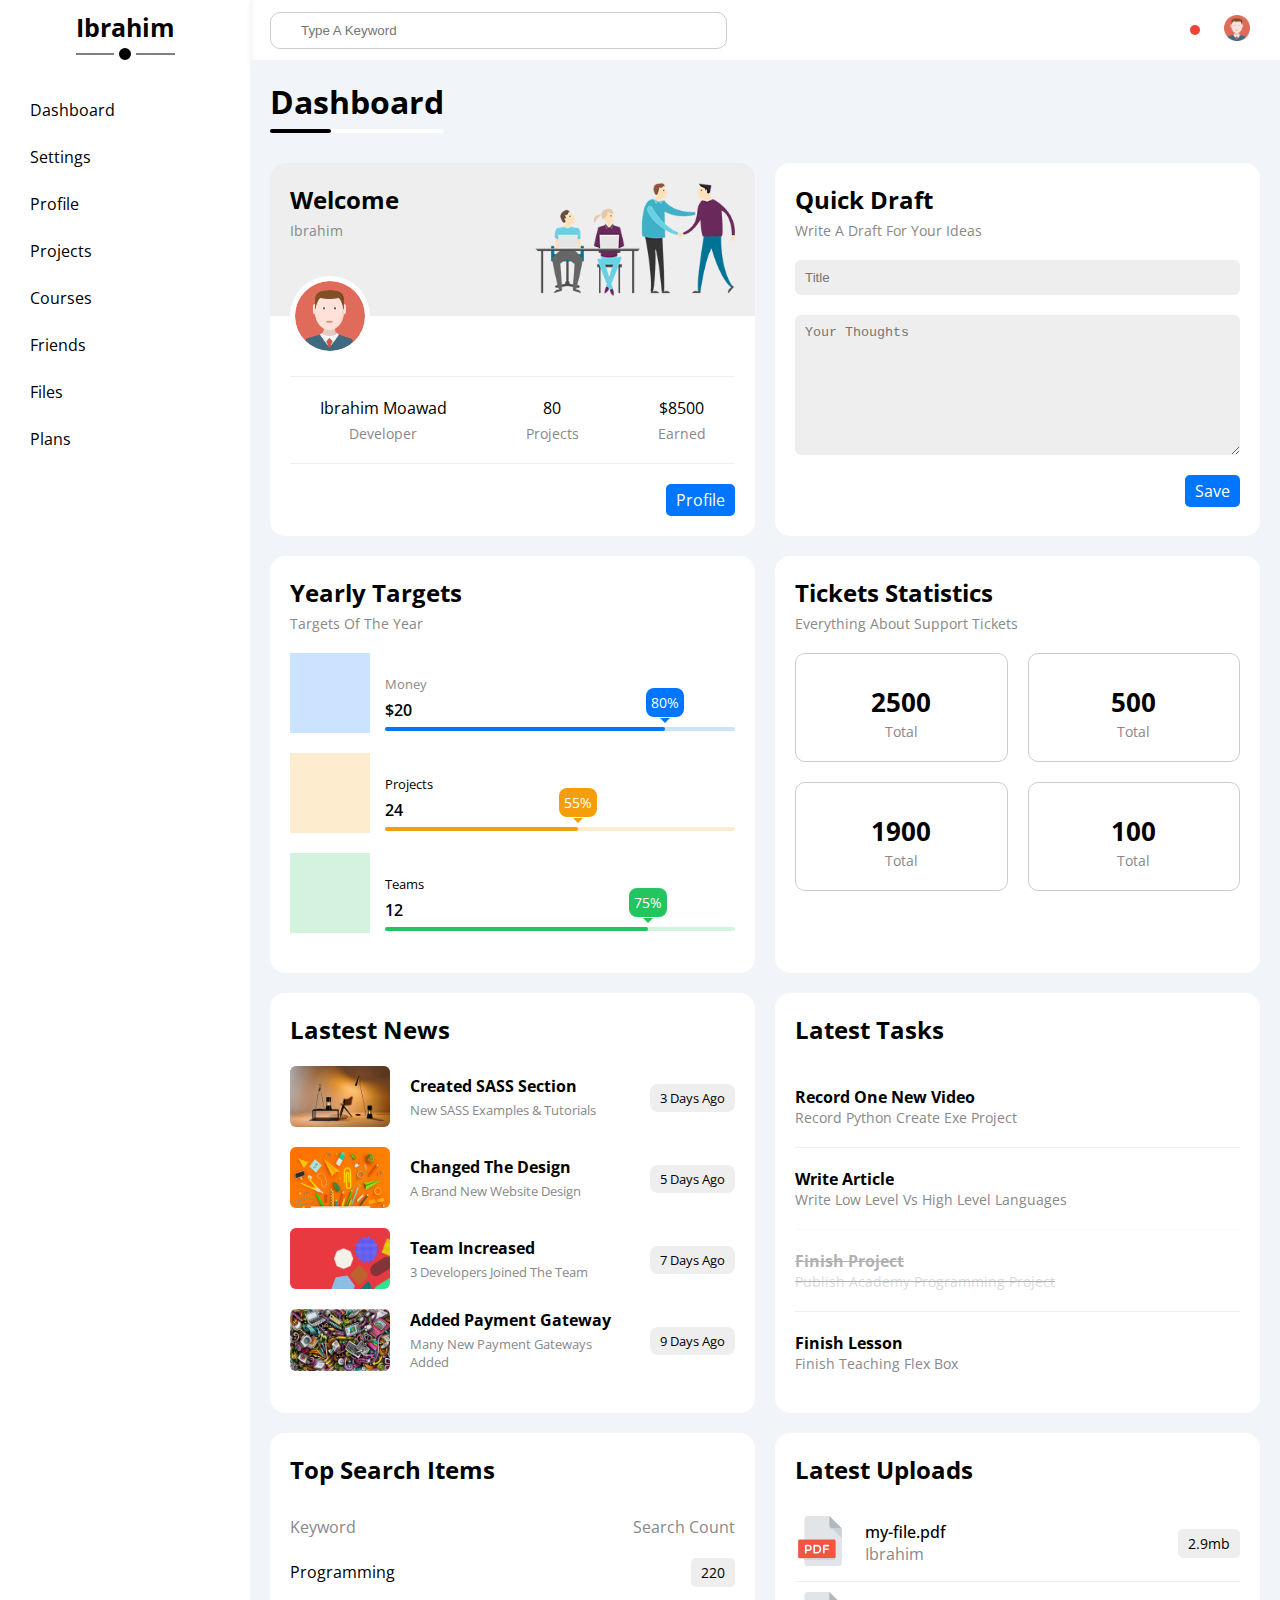
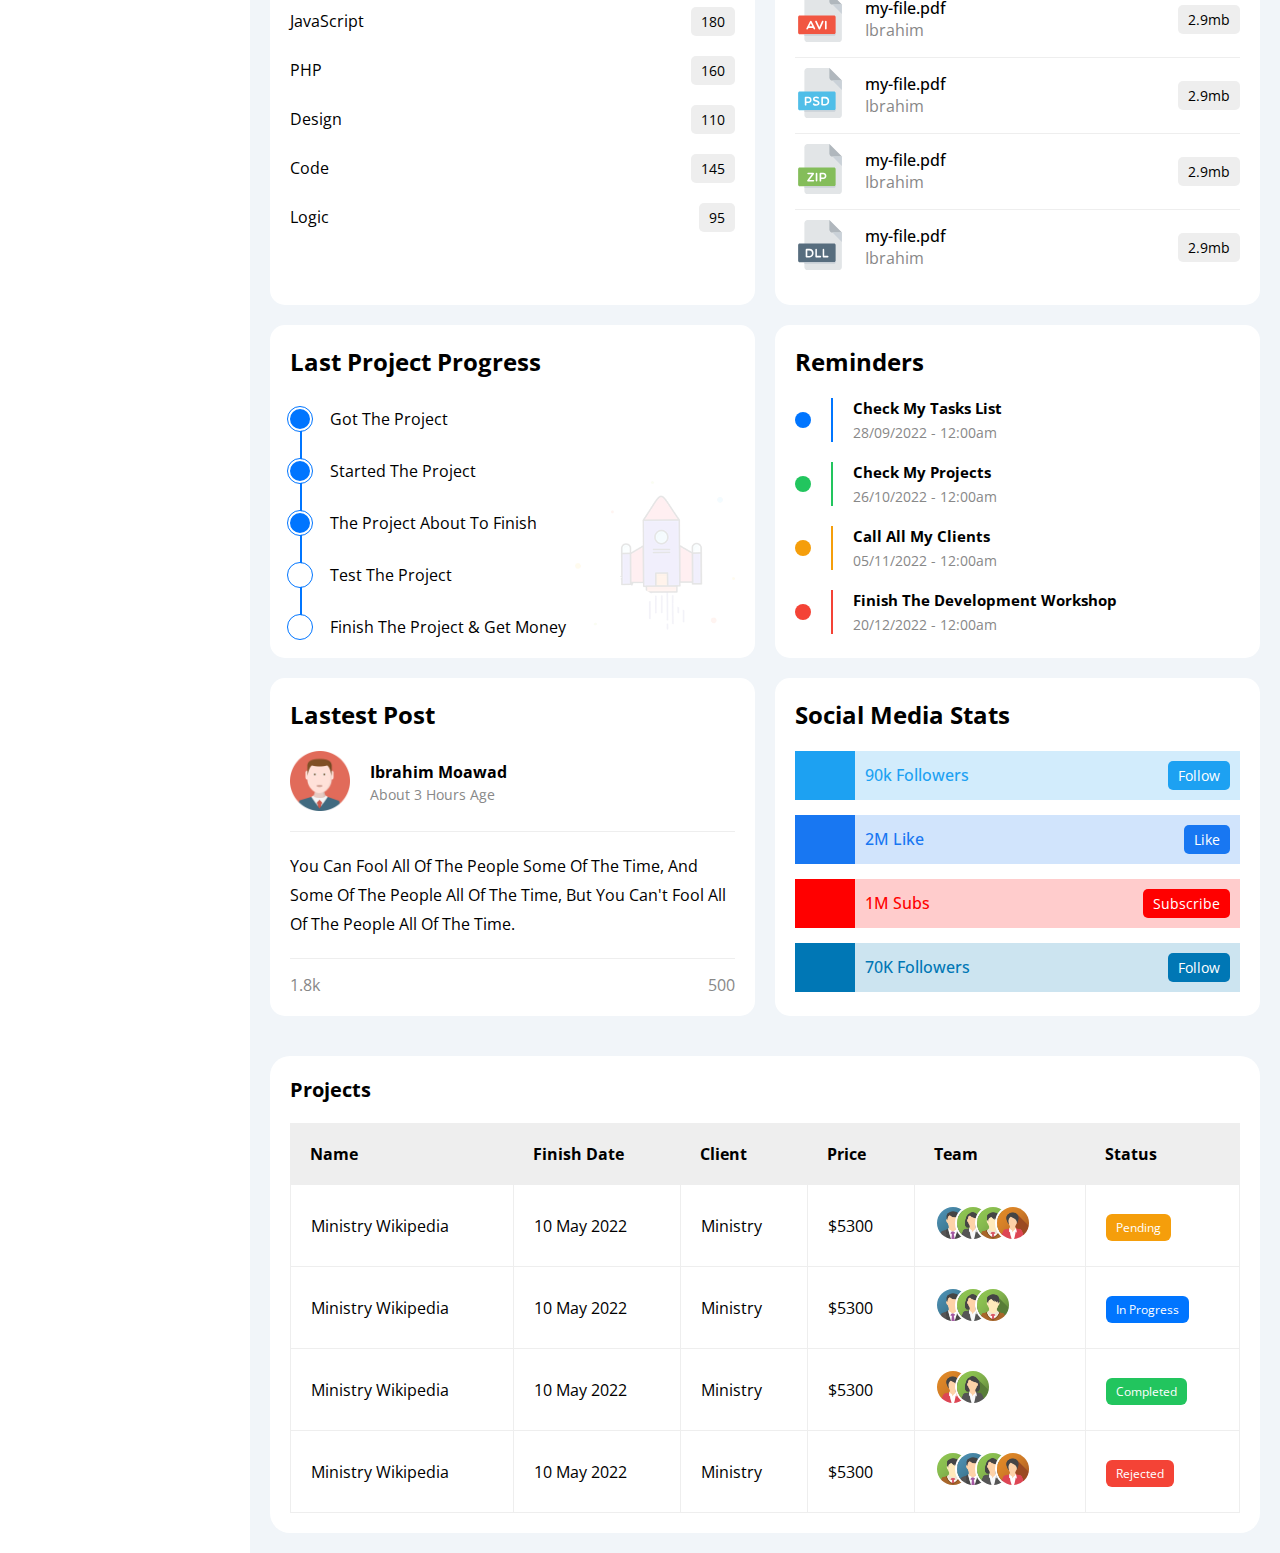
<file: index.html>
<!DOCTYPE html>
<html lang="en">

<head>
    <meta charset="UTF-8">
    <meta name="viewport" content="width=device-width, initial-scale=1.0">
    <title>Document</title>

    <!-- css -->
    <!-- <link rel="stylesheet" href="/css/shared.css"> -->
    <link rel="stylesheet" href="/css/main.css">

    <!-- icons -->
    <link rel="stylesheet" href="https://cdnjs.cloudflare.com/ajax/libs/font-awesome/6.4.2/css/all.min.css"
        integrity="sha512-z3gLpd7yknf1YoNbCzqRKc4qyor8gaKU1qmn+CShxbuBusANI9QpRohGBreCFkKxLhei6S9CQXFEbbKuqLg0DA=="
        crossorigin="anonymous" referrerpolicy="no-referrer" />

    <!-- fonts -->
    <link rel="preconnect" href="https://fonts.googleapis.com" />
    <link rel="preconnect" href="https://fonts.gstatic.com" crossorigin />
    <link href="https://fonts.googleapis.com/css2?family=Open+Sans:wght@300;500&display=swap" rel="stylesheet" />
</head>

<body>

    <div class="container">
        <div class="sidebar">
            <h3 class="logo">ibrahim</h3>
            <ul class="menu">
                <ul class="menu">
                    <li><a href="../index.html"><i class="fa-regular fa-chart-bar fa-fw"></i> <span>dashboard</span></a>
                    </li>
                    <li><a href="pages/settings.html"><i class="fa-solid fa-gear fa-fw"></i> <span>settings</span></a>
                    </li>
                    <li><a href="pages/profile.html"><i class="fa-solid fa-user"></i> <span>profile</span></a></li>
                    <li><a href="pages/projects.html"><i class="fa-solid fa-diagram-project"></i>
                            <span>projects</span></a>
                    </li>
                    <li><a href="pages/courses.html"><i class="fa-solid fa-graduation-cap"></i> <span>courses</span></a>
                    </li>
                    <li><a href="pages/friends.html"><i class="fa-solid fa-user-group"></i> <span>friends</span></a>
                    </li>
                    <li><a href="pages/files.html"><i class="fa-solid fa-file"></i> <span>files</span></a></li>
                    <li><a href="pages/plans.html"><i class="fa-sharp fa-regular fa-credit-card"></i>
                            <span>plans</span></a>
                    </li>
                </ul>
            </ul>
        </div>
        <div class="content">
            <nav class="nav">
                <div class="left">
                    <div class="sidebar-button">
                        <i class="fa-solid fa-bars"></i>
                    </div>
                    <form class="search-form">
                        <input type="text" placeholder="type a keyword">
                    </form>
                </div>
                <ul class="right">
                    <li id="profile-menu" class="profile-menu">
                        <div class="image">
                            <img src="/images/avatar.png">
                        </div>
                        <ul>
                            <li><a href="#"><i class="fa-solid fa-user"></i> profile</a></li>
                            <li><a href="#"><i class="fa-solid fa-gear"></i> settings</a></li>
                            <li><a href="#"><i class="fa-solid fa-sliders"></i> activity log</a></li>
                            <li><a href="#"><i class="fa-sharp fa-solid fa-right-from-bracket"></i> logout</a></li>
                        </ul>
                    </li>
                    <li id="notification" class="notifications">
                        <i class="fa-regular fa-bell"></i>
                        <ul>
                            <li><a href="#">
                                    <div class="image">
                                        <img src="images/avi.svg">
                                    </div>
                                    <div class="text">
                                        <span>december 12, 2019</span>
                                        <h4>a new monthly report is ready to download!</h4>
                                    </div>
                                </a>
                            </li>
                            <li><a href="#">
                                    <div class="image">
                                        <img src="images/eps.svg">
                                    </div>
                                    <div class="text">
                                        <span>december 12, 2019</span>
                                        <h4>a new monthly report is ready to download!</h4>
                                    </div>
                                </a>
                            </li>
                            <li><a href="#">
                                    <div class="image">
                                        <img src="images/dll.svg">
                                    </div>
                                    <div class="text">
                                        <span>december 12, 2019</span>
                                        <h4>a new monthly report is ready to download!</h4>
                                    </div>
                                </a>
                            </li>
                        </ul>
                    </li>
                </ul>
            </nav>
            <div class="page">
                <h1 class="title">dashboard</h1>
                <div class="cards">
                    <div class="card welcome">
                        <div class="header">
                            <div class="title">
                                <h3>welcome</h3>
                                <span>ibrahim</span>
                            </div>
                            <div class="image">
                                <img src="images/welcome.png">
                            </div>
                            <img src="images/avatar.png">
                        </div>
                        <div class="body">
                            <ul>
                                <li>
                                    ibrahim moawad
                                    <span>developer</span>
                                </li>
                                <li>
                                    80
                                    <span>projects</span>
                                </li>
                                <li>
                                    $8500
                                    <span>earned</span>
                                </li>
                            </ul>
                        </div>
                        <div class="footer">
                            <a href="#" class="btn btn-blue">profile</a>
                        </div>
                    </div>
                    <div class="card draft">
                        <div class="title">
                            <h3>quick draft</h3>
                            <span>write a draft for your ideas</span>
                        </div>
                        <form>
                            <input type="text" placeholder="title">
                            <textarea placeholder="your thoughts"></textarea>
                        </form>
                        <div class="wrapper">
                            <a href="#" class="btn btn-blue">save</a>
                        </div>
                    </div>
                    <div class="card yearly targets">
                        <div class="title">
                            <h3>yearly targets</h3>
                            <span>targets of the year</span>
                        </div>
                        <ul>
                            <li class="money">
                                <div class="icon-wrapper">
                                    <i class="fa-solid fa-dollar-sign"></i>
                                </div>
                                <div class="content">
                                    <h5>money</h5>
                                    <span>$20</span>
                                    <div class="bar">
                                        <span class="info" style="left: 80%">80%</span>
                                        <span style="width:80%"></span>
                                    </div>
                                </div>
                            </li>
                            <li class="projects">
                                <div class="icon-wrapper">
                                    <i class="fa-solid fa-code fa-lg"></i>
                                </div>
                                <div class="content">
                                    <h5>projects</h5>
                                    <span>24</span>
                                    <div class="bar">
                                        <span class="info" style="left: 55%">55%</span>
                                        <span style="width:55%"></span>
                                    </div>
                                </div>
                            </li>
                            <li class="teams">
                                <div class="icon-wrapper">
                                    <i class="fa-solid fa-user-group"></i>
                                </div>
                                <div class="content">
                                    <h5>teams</h5>
                                    <span>12</span>
                                    <div class="bar">
                                        <span class="info" style="left: 75%">75%</span>
                                        <span style="width:75%"></span>
                                    </div>
                                </div>
                            </li>
                        </ul>
                    </div>
                    <div class="card statistics">
                        <div class="title">
                            <h3>tickets statistics</h3>
                            <span>Everything About Support Tickets</span>
                        </div>
                        <div class="wrapper">
                            <div class="statistic">
                                <i class="fa-regular fa-rectangle-list fa-2x c-orange"></i>
                                <h3>2500</h3>
                                <span>Total</span>
                            </div>
                            <div class="statistic">
                                <i class="fa-solid fa-spinner fa-2x mb-10 c-blue"></i>
                                <h3>500</h3>
                                <span>Total</span>
                            </div>
                            <div class="statistic">
                                <i class="fa-regular fa-circle-check fa-2x mb-10 c-green"></i>
                                <h3>1900</h3>
                                <span>Total</span>
                            </div>
                            <div class="statistic">
                                <i class="fa-regular fa-rectangle-xmark fa-2x mb-10 c-red"></i>
                                <h3>100</h3>
                                <span>Total</span>
                            </div>
                        </div>
                    </div>
                    <div class="card news">
                        <div class="title">
                            <h3>lastest news</h3>
                        </div>
                        <div class="content">
                            <div class="wrapper">
                                <div class="image">
                                    <img src="images/news-01.png">
                                </div>
                                <div class="text">
                                    <div class="left">
                                        <h3>created SASS Section</h3>
                                        <p>new SASS examples & tutorials</p>
                                    </div>
                                    <div class="right">
                                        <span>3 days ago</span>
                                    </div>
                                </div>
                            </div>
                            <div class="wrapper">
                                <div class="image">
                                    <img src="images/news-02.png">
                                </div>
                                <div class="text">
                                    <div class="left">
                                        <h3>Changed The Design</h3>
                                        <p>A Brand New Website Design</p>
                                    </div>
                                    <div class="right">
                                        <span>5 days ago</span>
                                    </div>
                                </div>
                            </div>
                            <div class="wrapper">
                                <div class="image">
                                    <img src="images/news-03.png">
                                </div>
                                <div class="text">
                                    <div class="left">
                                        <h3>Team Increased</h3>
                                        <p>3 Developers Joined The Team</p>
                                    </div>
                                    <div class="right">
                                        <span>7 days ago</span>
                                    </div>
                                </div>
                            </div>
                            <div class="wrapper">
                                <div class="image">
                                    <img src="images/news-04.png">
                                </div>
                                <div class="text">
                                    <div class="left">
                                        <h3>Added Payment Gateway</h3>
                                        <p>Many New Payment Gateways Added</p>
                                    </div>
                                    <div class="right">
                                        <span>9 days ago</span>
                                    </div>
                                </div>
                            </div>
                        </div>
                    </div>
                    <div class="card tasks">
                        <div class="title">
                            <h3>Latest Tasks</h3>
                        </div>
                        <div class="content">
                            <div class="task">
                                <div class="text">
                                    <h4>record one new video</h4>
                                    <p>Record Python Create Exe Project</p>
                                </div>
                                <a href="#"><i class="fa-solid fa-trash-can"></i></a>
                            </div>
                            <div class="task">
                                <div class="text">
                                    <h4>Write Article</h4>
                                    <p>Write Low Level vs High Level Languages</p>
                                </div>
                                <a href="#"><i class="fa-solid fa-trash-can"></i></a>
                            </div>
                            <div class="task deleted">
                                <div class="text">
                                    <h4>Finish Project</h4>
                                    <p>Publish Academy Programming Project</p>
                                </div>
                                <a href="#"><i class="fa-solid fa-trash-can"></i></a>
                            </div>
                            <div class="task">
                                <div class="text">
                                    <h4>Finish Lesson</h4>
                                    <p>Finish Teaching Flex Box</p>
                                </div>
                                <a href="#"><i class="fa-solid fa-trash-can"></i></a>
                            </div>
                        </div>
                    </div>
                    <div class="card search-items">
                        <div class="title">
                            <h3>top search items</h3>
                        </div>
                        <div class="content">
                            <div class="head">
                                <span>keyword</span>
                                <span>search count</span>
                            </div>
                            <div class="body">
                                <div class="item">
                                    <span>Programming</span>
                                    <span class="count">220</span>
                                </div>
                                <div class="item">
                                    <span>JavaScript</span>
                                    <span class="count">180</span>
                                </div>
                                <div class="item">
                                    <span>PHP</span>
                                    <span class="count">160</span>
                                </div>
                                <div class="item">
                                    <span>Design</span>
                                    <span class="count">110</span>
                                </div>
                                <div class="item">
                                    <span>Code</span>
                                    <span class="count">145</span>
                                </div>
                                <div class="item">
                                    <span>Logic</span>
                                    <span class="count">95</span>
                                </div>
                            </div>
                        </div>
                    </div>
                    <div class="card uploads">
                        <div class="title">
                            <h3>latest uploads</h3>
                        </div>
                        <div class="content">
                            <div class="upload">
                                <div class="image">
                                    <img src="images/pdf.svg">
                                </div>
                                <div class="body">
                                    <div class="text">
                                        <h4>my-file.pdf</h4>
                                        <p>ibrahim</p>
                                    </div>
                                    <span>2.9mb</span>
                                </div>
                            </div>
                            <div class="upload">
                                <div class="image">
                                    <img src="images/avi.svg">
                                </div>
                                <div class="body">
                                    <div class="text">
                                        <h4>my-file.pdf</h4>
                                        <p>ibrahim</p>
                                    </div>
                                    <span>2.9mb</span>
                                </div>
                            </div>
                            <div class="upload">
                                <div class="image">
                                    <img src="images/psd.svg">
                                </div>
                                <div class="body">
                                    <div class="text">
                                        <h4>my-file.pdf</h4>
                                        <p>ibrahim</p>
                                    </div>
                                    <span>2.9mb</span>
                                </div>
                            </div>
                            <div class="upload">
                                <div class="image">
                                    <img src="images/zip.svg">
                                </div>
                                <div class="body">
                                    <div class="text">
                                        <h4>my-file.pdf</h4>
                                        <p>ibrahim</p>
                                    </div>
                                    <span>2.9mb</span>
                                </div>
                            </div>
                            <div class="upload">
                                <div class="image">
                                    <img src="images/dll.svg">
                                </div>
                                <div class="body">
                                    <div class="text">
                                        <h4>my-file.pdf</h4>
                                        <p>ibrahim</p>
                                    </div>
                                    <span>2.9mb</span>
                                </div>
                            </div>
                        </div>
                    </div>
                    <div class="card project-progress">
                        <div class="title">
                            <h3>last project progress</h3>
                        </div>
                        <div class="content">
                            <ul>
                                <li class="done">
                                    Got The Project
                                </li>
                                <li class="done">
                                    Started The Project
                                </li>
                                <li class="done">
                                    The Project About To Finish
                                </li>
                                <li class="processing">
                                    Test The Project
                                </li>
                                <li>
                                    Finish The Project & Get Money
                                </li>
                            </ul>
                        </div>
                        <div class="image">
                            <img src="images/project.png">
                        </div>
                    </div>
                    <div class="card reminders">
                        <div class="title">
                            <h3>reminders</h3>
                        </div>
                        <ul class="content">
                            <li class="reminder blue">
                                <span></span>
                                <div class="text">
                                    <h4>check my tasks list</h4>
                                    <span>28/09/2022 - 12:00am</span>
                                </div>
                            </li>
                            <li class="reminder green">
                                <span></span>
                                <div class="text">
                                    <h4>Check My Projects</h4>
                                    <span>26/10/2022 - 12:00am</span>
                                </div>
                            </li>
                            <li class="reminder orange">
                                <span></span>
                                <div class="text">
                                    <h4>Call All My Clients</h4>
                                    <span>05/11/2022 - 12:00am</span>
                                </div>
                            </li>
                            <li class="reminder red">
                                <span></span>
                                <div class="text">
                                    <h4>Finish The Development Workshop</h4>
                                    <span>20/12/2022 - 12:00am</span>
                                </div>
                            </li>
                        </ul>
                    </div>
                    <div class="card post">
                        <div class="title">
                            <h3>lastest post</h3>
                        </div>
                        <div class="header">
                            <div class="image">
                                <img src="images/avatar.png">
                            </div>
                            <div class="text">
                                <h4>ibrahim moawad</h4>
                                <span>about 3 hours age</span>
                            </div>
                        </div>
                        <div class="body">
                            <p>
                                You Can Fool All Of The People Some Of The Time, And Some Of The People All Of The Time,
                                But You Can't Fool All Of The
                                People All Of The Time.
                            </p>
                        </div>
                        <div class="footer">
                            <div class="love">
                                <i class="fa-regular fa-heart"></i>
                                <span>1.8k</span>
                            </div>
                            <div class="comment">
                                <i class="fa-regular fa-comments"></i>
                                <span>500</span>
                            </div>
                        </div>
                    </div>
                    <div class="card social">
                        <div class="title">
                            <h3>social media stats</h3>
                        </div>
                        <div class="content">
                            <div class="twitter">
                                <div class="icon">
                                    <i class="fa-brands fa-twitter"></i>
                                </div>
                                <div class="text">
                                    <h4>90k followers</h4>
                                    <a href="#" class="btn">follow</a>
                                </div>
                            </div>
                            <div class="facebook">
                                <div class="icon">
                                    <i class="fa-brands fa-facebook-f"></i>
                                </div>
                                <div class="text">
                                    <h4>2M Like</h4>
                                    <a href="#" class="btn">like</a>
                                </div>
                            </div>
                            <div class="youtube">
                                <div class="icon">
                                    <i class="fa-brands fa-youtube"></i>
                                </div>
                                <div class="text">
                                    <h4>1M Subs</h4>
                                    <a href="#" class="btn">subscribe</a>
                                </div>
                            </div>
                            <div class="linkedin">
                                <div class="icon">
                                    <i class="fa-brands fa-linkedin-in"></i>
                                </div>
                                <div class="text">
                                    <h4>70K Followers</h4>
                                    <a href="#" class="btn">follow</a>
                                </div>
                            </div>
                        </div>
                    </div>
                </div>
                <div class="projects">
                    <div class="title">
                        <h3>projects</h3>
                    </div>
                    <div class="projects-wrapper">
                        <table>
                            <thead>
                                <tr>
                                    <th>name</th>
                                    <th>finish date</th>
                                    <th>client</th>
                                    <th>price</th>
                                    <th>team</th>
                                    <th>status</th>
                                </tr>
                            </thead>
                            <tr>
                                <td>Ministry Wikipedia</td>
                                <td>10 May 2022</td>
                                <td>Ministry</td>
                                <td>$5300</td>
                                <td>
                                    <img src="images/team-01.png">
                                    <img src="images/team-02.png">
                                    <img src="images/team-03.png">
                                    <img src="images/team-04.png">
                                </td>
                                <td><span class="status status-orange">pending</span></td>
                            </tr>
                            <tr>
                                <td>Ministry Wikipedia</td>
                                <td>10 May 2022</td>
                                <td>Ministry</td>
                                <td>$5300</td>
                                <td>
                                    <img src="images/team-01.png">
                                    <img src="images/team-02.png">
                                    <img src="images/team-03.png">
                                </td>
                                <td><span class="status status-blue">in progress</span></td>
                            </tr>
                            <tr>
                                <td>Ministry Wikipedia</td>
                                <td>10 May 2022</td>
                                <td>Ministry</td>
                                <td>$5300</td>
                                <td>
                                    <img src="images/team-04.png">
                                    <img src="images/team-02.png">
                                </td>
                                <td><span class="status status-green">completed</span></td>
                            </tr>
                            <tr>
                                <td>Ministry Wikipedia</td>
                                <td>10 May 2022</td>
                                <td>Ministry</td>
                                <td>$5300</td>
                                <td>
                                    <img src="images/team-03.png">
                                    <img src="images/team-01.png">
                                    <img src="images/team-02.png">
                                    <img src="images/team-04.png">
                                </td>
                                <td><span class="status status-red">rejected</span></td>
                            </tr>
                        </table>
                    </div>
                </div>
            </div>
        </div>
    </div>

</body>

<script src="https://cdnjs.cloudflare.com/ajax/libs/jquery/3.7.1/jquery.min.js"
    integrity="sha512-v2CJ7UaYy4JwqLDIrZUI/4hqeoQieOmAZNXBeQyjo21dadnwR+8ZaIJVT8EE2iyI61OV8e6M8PP2/4hpQINQ/g=="
    crossorigin="anonymous" referrerpolicy="no-referrer"></script>
<script src="/js/main.js"></script>

</html>
</file>
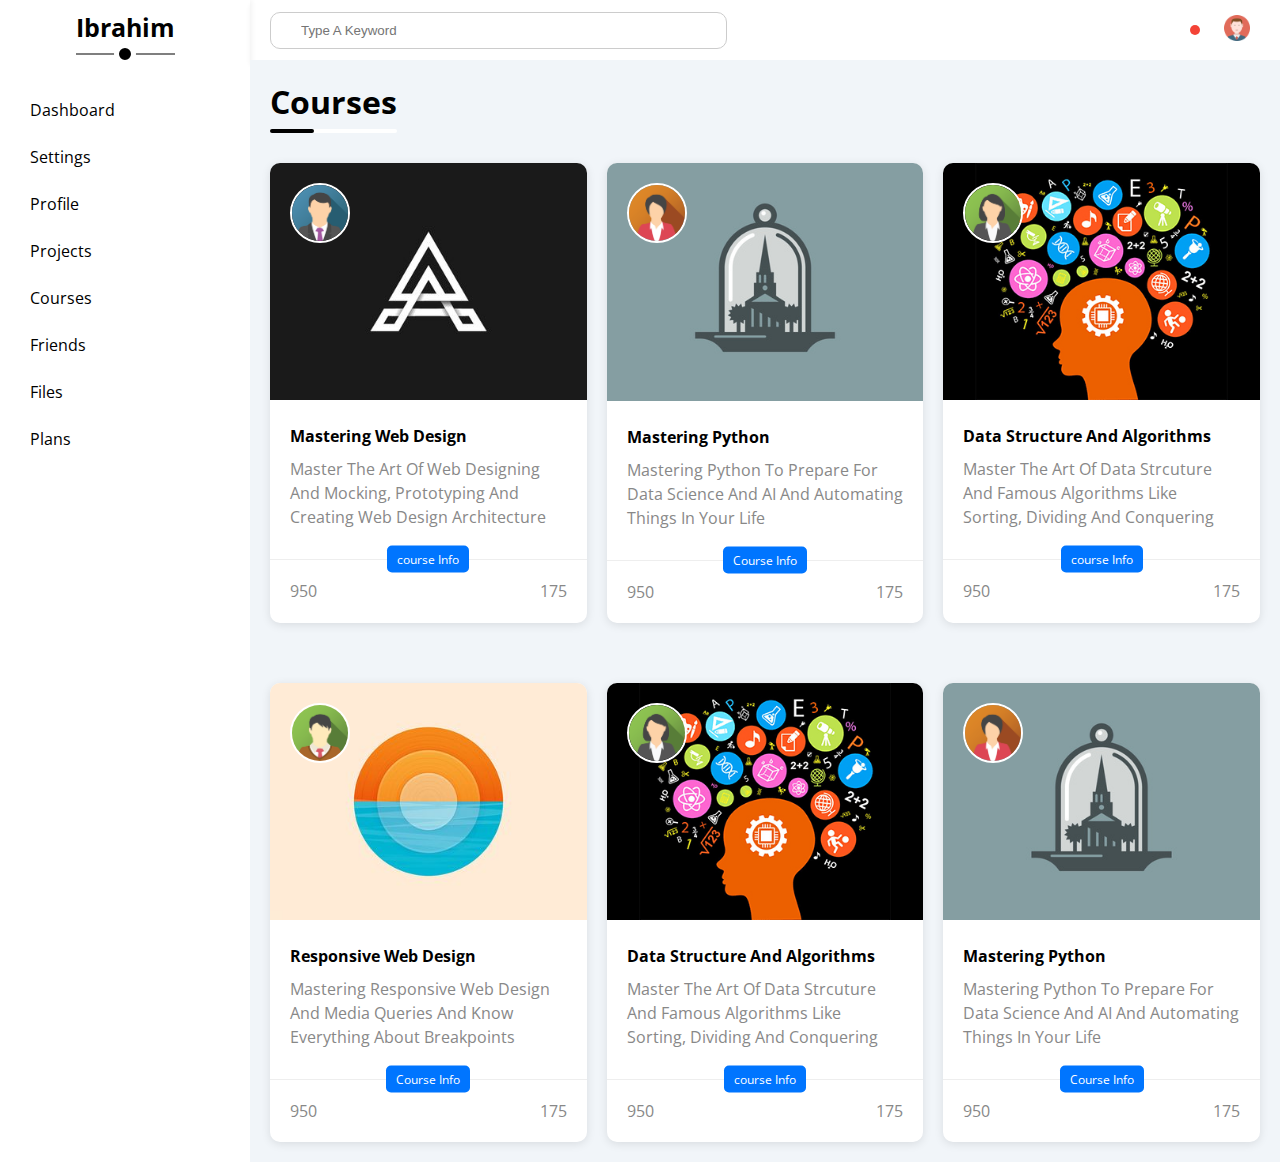
<file: pages/courses.html>
<!DOCTYPE html>
<html lang="en">

<head>
    <meta charset="UTF-8">
    <meta name="viewport" content="width=device-width, initial-scale=1.0">
    <title>Document</title>

    <!-- css -->
    <!-- <link rel="stylesheet" href="/css/shared.css"> -->
    <link rel="stylesheet" href="/css/main.css">

    <!-- icons -->
    <link rel="stylesheet" href="https://cdnjs.cloudflare.com/ajax/libs/font-awesome/6.4.2/css/all.min.css"
        integrity="sha512-z3gLpd7yknf1YoNbCzqRKc4qyor8gaKU1qmn+CShxbuBusANI9QpRohGBreCFkKxLhei6S9CQXFEbbKuqLg0DA=="
        crossorigin="anonymous" referrerpolicy="no-referrer" />

    <!-- fonts -->
    <link rel="preconnect" href="https://fonts.googleapis.com" />
    <link rel="preconnect" href="https://fonts.gstatic.com" crossorigin />
    <link href="https://fonts.googleapis.com/css2?family=Open+Sans:wght@300;500&display=swap" rel="stylesheet" />
</head>

<body>

    <div class="container">
        <div class="sidebar">
            <h3 class="logo">ibrahim</h3>
            <ul class="menu">
                <ul class="menu">
                    <li><a href="../index.html"><i class="fa-regular fa-chart-bar fa-fw"></i> <span>dashboard</span></a>
                    </li>
                    <li><a href="settings.html"><i class="fa-solid fa-gear fa-fw"></i> <span>settings</span></a>
                    </li>
                    <li><a href="profile.html"><i class="fa-solid fa-user"></i> <span>profile</span></a></li>
                    <li><a href="projects.html"><i class="fa-solid fa-diagram-project"></i>
                            <span>projects</span></a>
                    </li>
                    <li><a href="courses.html"><i class="fa-solid fa-graduation-cap"></i> <span>courses</span></a>
                    </li>
                    <li><a href="friends.html"><i class="fa-solid fa-user-group"></i> <span>friends</span></a>
                    </li>
                    <li><a href="files.html"><i class="fa-solid fa-file"></i> <span>files</span></a></li>
                    <li><a href="plans.html"><i class="fa-sharp fa-regular fa-credit-card"></i>
                            <span>plans</span></a>
                    </li>
                </ul>
            </ul>
        </div>
        <div class="content">
            <nav class="nav">
                <div class="left">
                    <div class="sidebar-button">
                        <i class="fa-solid fa-bars"></i>
                    </div>
                    <form class="search-form">
                        <input type="text" placeholder="type a keyword">
                    </form>
                </div>
                <ul class="right">
                    <li id="profile-menu" class="profile-menu">
                        <div class="image">
                            <img src="/images/avatar.png">
                        </div>
                        <ul>
                            <li><a href="#"><i class="fa-solid fa-user"></i> profile</a></li>
                            <li><a href="#"><i class="fa-solid fa-gear"></i> settings</a></li>
                            <li><a href="#"><i class="fa-solid fa-sliders"></i> activity log</a></li>
                            <li><a href="#"><i class="fa-sharp fa-solid fa-right-from-bracket"></i> logout</a></li>
                        </ul>
                    </li>
                    <li id="notification" class="notifications">
                        <i class="fa-regular fa-bell"></i>
                        <ul>
                            <li><a href="#">
                                    <div class="image">
                                        <img src="../images/avi.svg">
                                    </div>
                                    <div class="text">
                                        <span>december 12, 2019</span>
                                        <h4>a new monthly report is ready to download!</h4>
                                    </div>
                                </a>
                            </li>
                            <li><a href="#">
                                    <div class="image">
                                        <img src="../images/eps.svg">
                                    </div>
                                    <div class="text">
                                        <span>december 12, 2019</span>
                                        <h4>a new monthly report is ready to download!</h4>
                                    </div>
                                </a>
                            </li>
                            <li><a href="#">
                                    <div class="image">
                                        <img src="../images/dll.svg">
                                    </div>
                                    <div class="text">
                                        <span>december 12, 2019</span>
                                        <h4>a new monthly report is ready to download!</h4>
                                    </div>
                                </a>
                            </li>
                        </ul>
                    </li>
                </ul>
            </nav>
            <div class="page">
                <h1 class="title">courses</h1>
                <div class="courses">
                    <div class="course">
                        <div class="image">
                            <img src="../images/team-01.png">
                        </div>
                        <div class="header">
                            <img src="../images/course-01.jpg">
                        </div>
                        <div class="body">
                            <h3>Mastering Web Design</h3>
                            <p>Master The Art Of Web Designing And Mocking, Prototyping And Creating Web Design
                                Architecture</p>
                            <span>course info</span>
                        </div>
                        <div class="footer">
                            <span>
                                <i class="fa-regular fa-user"></i> 950
                            </span>
                            <span><i class="fa-solid fa-dollar-sign"></i> 175</span>
                        </div>
                    </div>
                    <div class="course">
                        <div class="image">
                            <img src="../images/team-04.png">
                        </div>
                        <div class="header">
                            <img src="../images/course-04.jpg">
                        </div>
                        <div class="body">
                            <h3>Mastering Python</h3>
                            <p>Mastering Python To Prepare For Data Science And AI And Automating Things in Your Life
                            </p>
                            <span>course info</span>
                        </div>
                        <div class="footer">
                            <span>
                                <i class="fa-regular fa-user"></i> 950
                            </span>
                            <span><i class="fa-solid fa-dollar-sign"></i> 175</span>
                        </div>
                    </div>
                    <div class="course">
                        <div class="image">
                            <img src="../images/team-02.png">
                        </div>
                        <div class="header">
                            <img src="../images/course-02.jpg">
                        </div>
                        <div class="body">
                            <h3>Data Structure And Algorithms</h3>
                            <p>Master The Art Of Data Strcuture And Famous Algorithms Like Sorting, Dividing And
                                Conquering</p>
                            <span>course info</span>
                        </div>
                        <div class="footer">
                            <span>
                                <i class="fa-regular fa-user"></i> 950
                            </span>
                            <span><i class="fa-solid fa-dollar-sign"></i> 175</span>
                        </div>
                    </div>
                    <div class="course">
                        <div class="image">
                            <img src="../images/team-03.png">
                        </div>
                        <div class="header">
                            <img src="../images/course-03.jpg">
                        </div>
                        <div class="body">
                            <h3>Responsive Web Design</h3>
                            <p>Mastering Responsive Web Design And Media Queries And Know Everything About Breakpoints
                            </p>
                            <span>course info</span>
                        </div>
                        <div class="footer">
                            <span>
                                <i class="fa-regular fa-user"></i> 950
                            </span>
                            <span><i class="fa-solid fa-dollar-sign"></i> 175</span>
                        </div>
                    </div>
                    <div class="course">
                        <div class="image">
                            <img src="../images/team-02.png">
                        </div>
                        <div class="header">
                            <img src="../images/course-02.jpg">
                        </div>
                        <div class="body">
                            <h3>Data Structure And Algorithms</h3>
                            <p>Master The Art Of Data Strcuture And Famous Algorithms Like Sorting, Dividing And
                                Conquering</p>
                            <span>course info</span>
                        </div>
                        <div class="footer">
                            <span>
                                <i class="fa-regular fa-user"></i> 950
                            </span>
                            <span><i class="fa-solid fa-dollar-sign"></i> 175</span>
                        </div>
                    </div>
                    <div class="course">
                        <div class="image">
                            <img src="../images/team-04.png">
                        </div>
                        <div class="header">
                            <img src="../images/course-04.jpg">
                        </div>
                        <div class="body">
                            <h3>Mastering Python</h3>
                            <p>Mastering Python To Prepare For Data Science And AI And Automating Things in Your Life
                            </p>
                            <span>course info</span>
                        </div>
                        <div class="footer">
                            <span>
                                <i class="fa-regular fa-user"></i> 950
                            </span>
                            <span><i class="fa-solid fa-dollar-sign"></i> 175</span>
                        </div>
                    </div>
                </div>
            </div>
        </div>
    </div>
    </div>
    </div>
    </div>

</body>

<script src="https://cdnjs.cloudflare.com/ajax/libs/jquery/3.7.1/jquery.min.js"
    integrity="sha512-v2CJ7UaYy4JwqLDIrZUI/4hqeoQieOmAZNXBeQyjo21dadnwR+8ZaIJVT8EE2iyI61OV8e6M8PP2/4hpQINQ/g=="
    crossorigin="anonymous" referrerpolicy="no-referrer"></script>
<script src="/js/main.js"></script>

</html>
</file>
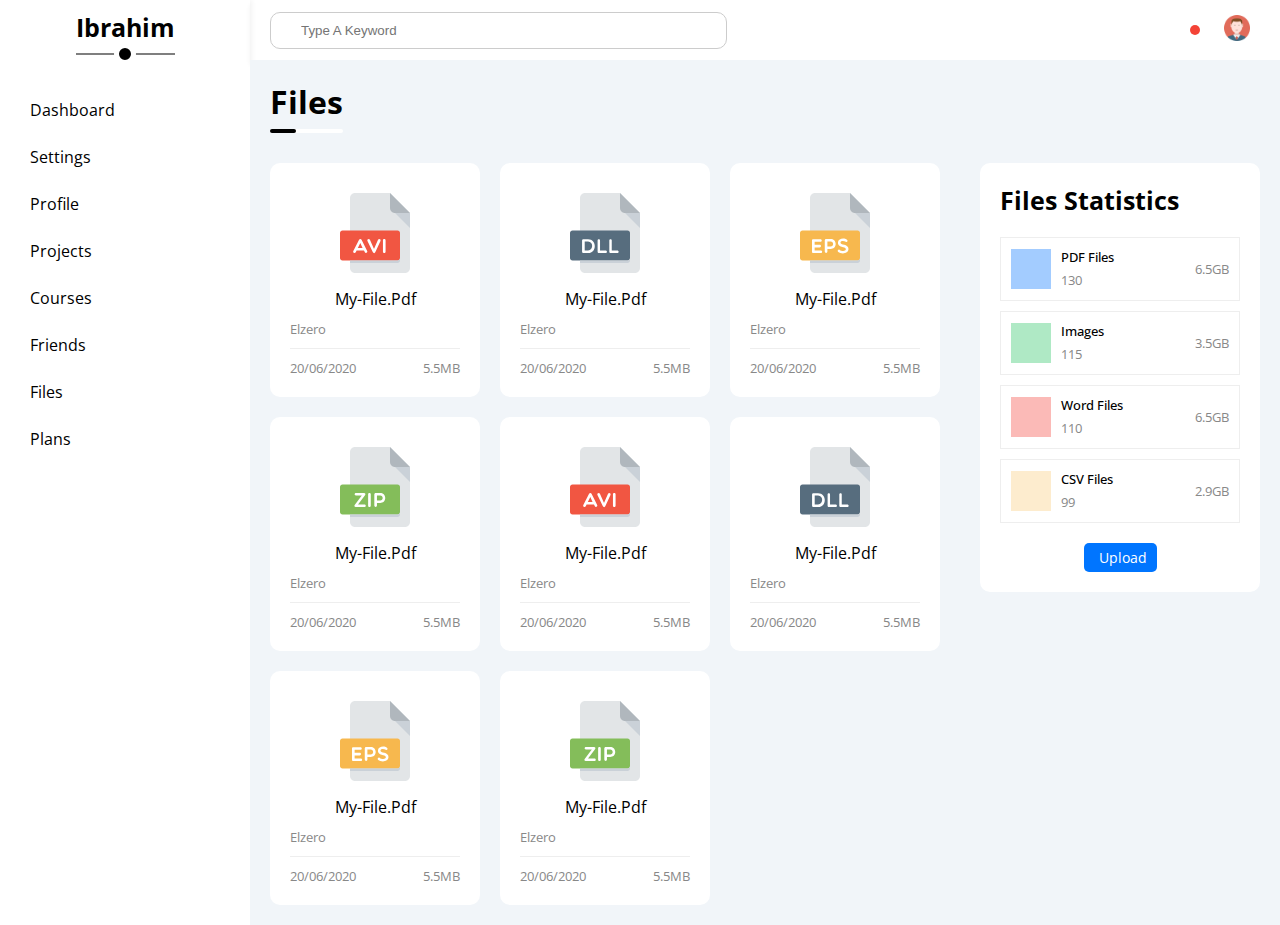
<file: pages/files.html>
<!DOCTYPE html>
<html lang="en">

<head>
    <meta charset="UTF-8">
    <meta name="viewport" content="width=device-width, initial-scale=1.0">
    <title>Document</title>

    <!-- css -->
    <!-- <link rel="stylesheet" href="/css/shared.css"> -->
    <link rel="stylesheet" href="/css/main.css">

    <!-- icons -->
    <link rel="stylesheet" href="https://cdnjs.cloudflare.com/ajax/libs/font-awesome/6.4.2/css/all.min.css"
        integrity="sha512-z3gLpd7yknf1YoNbCzqRKc4qyor8gaKU1qmn+CShxbuBusANI9QpRohGBreCFkKxLhei6S9CQXFEbbKuqLg0DA=="
        crossorigin="anonymous" referrerpolicy="no-referrer" />

    <!-- fonts -->
    <link rel="preconnect" href="https://fonts.googleapis.com" />
    <link rel="preconnect" href="https://fonts.gstatic.com" crossorigin />
    <link href="https://fonts.googleapis.com/css2?family=Open+Sans:wght@300;500&display=swap" rel="stylesheet" />
</head>

<body>

    <div class="container">
        <div class="sidebar">
            <h3 class="logo">ibrahim</h3>
            <ul class="menu">
                <ul class="menu">
                    <li><a href="../index.html"><i class="fa-regular fa-chart-bar fa-fw"></i> <span>dashboard</span></a>
                    </li>
                    <li><a href="settings.html"><i class="fa-solid fa-gear fa-fw"></i> <span>settings</span></a>
                    </li>
                    <li><a href="profile.html"><i class="fa-solid fa-user"></i> <span>profile</span></a></li>
                    <li><a href="projects.html"><i class="fa-solid fa-diagram-project"></i>
                            <span>projects</span></a>
                    </li>
                    <li><a href="courses.html"><i class="fa-solid fa-graduation-cap"></i> <span>courses</span></a>
                    </li>
                    <li><a href="friends.html"><i class="fa-solid fa-user-group"></i> <span>friends</span></a>
                    </li>
                    <li><a href="files.html"><i class="fa-solid fa-file"></i> <span>files</span></a></li>
                    <li><a href="plans.html"><i class="fa-sharp fa-regular fa-credit-card"></i>
                            <span>plans</span></a>
                    </li>
                </ul>
            </ul>
        </div>
        <div class="content">
            <nav class="nav">
                <div class="left">
                    <div class="sidebar-button">
                        <i class="fa-solid fa-bars"></i>
                    </div>
                    <form class="search-form">
                        <input type="text" placeholder="type a keyword">
                    </form>
                </div>
                <ul class="right">
                    <li id="profile-menu" class="profile-menu">
                        <div class="image">
                            <img src="/images/avatar.png">
                        </div>
                        <ul>
                            <li><a href="#"><i class="fa-solid fa-user"></i> profile</a></li>
                            <li><a href="#"><i class="fa-solid fa-gear"></i> settings</a></li>
                            <li><a href="#"><i class="fa-solid fa-sliders"></i> activity log</a></li>
                            <li><a href="#"><i class="fa-sharp fa-solid fa-right-from-bracket"></i> logout</a></li>
                        </ul>
                    </li>
                    <li id="notification" class="notifications">
                        <i class="fa-regular fa-bell"></i>
                        <ul>
                            <li><a href="#">
                                    <div class="image">
                                        <img src="../images/avi.svg">
                                    </div>
                                    <div class="text">
                                        <span>december 12, 2019</span>
                                        <h4>a new monthly report is ready to download!</h4>
                                    </div>
                                </a>
                            </li>
                            <li><a href="#">
                                    <div class="image">
                                        <img src="../images/eps.svg">
                                    </div>
                                    <div class="text">
                                        <span>december 12, 2019</span>
                                        <h4>a new monthly report is ready to download!</h4>
                                    </div>
                                </a>
                            </li>
                            <li><a href="#">
                                    <div class="image">
                                        <img src="../images/dll.svg">
                                    </div>
                                    <div class="text">
                                        <span>december 12, 2019</span>
                                        <h4>a new monthly report is ready to download!</h4>
                                    </div>
                                </a>
                            </li>
                        </ul>
                    </li>
                </ul>
            </nav>
            <div class="page">
                <h1 class="title">files</h1>
                <div class="file-wrapper">
                    <div class="files">
                        <div class="file">
                            <i class="fa-solid fa-download c-grey p-absolute"></i>
                            <div class="header">
                                <div class="image">
                                    <img src="../images/avi.svg">
                                </div>
                                <h4>my-file.pdf</h4>
                            </div>
                            <div class="body">
                                <span>elzero</span>
                            </div>
                            <div class="footer">
                                <span>20/06/2020</span>
                                <span>5.5MB</span>
                            </div>
                        </div>
                        <div class="file">
                            <i class="fa-solid fa-download c-grey p-absolute"></i>
                            <div class="header">
                                <div class="image">
                                    <img src="../images/dll.svg">
                                </div>
                                <h4>my-file.pdf</h4>
                            </div>
                            <div class="body">
                                <span>elzero</span>
                            </div>
                            <div class="footer">
                                <span>20/06/2020</span>
                                <span>5.5MB</span>
                            </div>
                        </div>
                        <div class="file">
                            <i class="fa-solid fa-download c-grey p-absolute"></i>
                            <div class="header">
                                <div class="image">
                                    <img src="../images/eps.svg">
                                </div>
                                <h4>my-file.pdf</h4>
                            </div>
                            <div class="body">
                                <span>elzero</span>
                            </div>
                            <div class="footer">
                                <span>20/06/2020</span>
                                <span>5.5MB</span>
                            </div>
                        </div>
                        <div class="file">
                            <i class="fa-solid fa-download c-grey p-absolute"></i>
                            <div class="header">
                                <div class="image">
                                    <img src="../images/zip.svg">
                                </div>
                                <h4>my-file.pdf</h4>
                            </div>
                            <div class="body">
                                <span>elzero</span>
                            </div>
                            <div class="footer">
                                <span>20/06/2020</span>
                                <span>5.5MB</span>
                            </div>
                        </div>
                        <div class="file">
                            <i class="fa-solid fa-download c-grey p-absolute"></i>
                            <div class="header">
                                <div class="image">
                                    <img src="../images/avi.svg">
                                </div>
                                <h4>my-file.pdf</h4>
                            </div>
                            <div class="body">
                                <span>elzero</span>
                            </div>
                            <div class="footer">
                                <span>20/06/2020</span>
                                <span>5.5MB</span>
                            </div>
                        </div>
                        <div class="file">
                            <i class="fa-solid fa-download c-grey p-absolute"></i>
                            <div class="header">
                                <div class="image">
                                    <img src="../images/dll.svg">
                                </div>
                                <h4>my-file.pdf</h4>
                            </div>
                            <div class="body">
                                <span>elzero</span>
                            </div>
                            <div class="footer">
                                <span>20/06/2020</span>
                                <span>5.5MB</span>
                            </div>
                        </div>
                        <div class="file">
                            <i class="fa-solid fa-download c-grey p-absolute"></i>
                            <div class="header">
                                <div class="image">
                                    <img src="../images/eps.svg">
                                </div>
                                <h4>my-file.pdf</h4>
                            </div>
                            <div class="body">
                                <span>elzero</span>
                            </div>
                            <div class="footer">
                                <span>20/06/2020</span>
                                <span>5.5MB</span>
                            </div>
                        </div>
                        <div class="file">
                            <i class="fa-solid fa-download c-grey p-absolute"></i>
                            <div class="header">
                                <div class="image">
                                    <img src="../images/zip.svg">
                                </div>
                                <h4>my-file.pdf</h4>
                            </div>
                            <div class="body">
                                <span>elzero</span>
                            </div>
                            <div class="footer">
                                <span>20/06/2020</span>
                                <span>5.5MB</span>
                            </div>
                        </div>
                    </div>
                    <div class="file-statistics">
                        <h3>Files Statistics</h3>
                        <div class="statistic pdf">
                            <div class="icon">
                                <i class="fa-regular fa-file-pdf fa-lg blue center-flex c-blue icon"></i>
                            </div>
                            <div class="text">
                                <div>
                                    <h5>PDF files</h5>
                                    <span>130</span>
                                </div>
                                <span>6.5GB</span>
                            </div>
                        </div>
                        <div class="statistic images">
                            <div class="icon">
                                <i class="fa-regular fa-images fa-lg green center-flex c-green icon"></i>
                            </div>
                            <div class="text">
                                <div>
                                    <h5>images</h5>
                                    <span>115</span>
                                </div>
                                <span>3.5GB</span>
                            </div>
                        </div>
                        <div class="statistic word">
                            <div class="icon">
                                <i class="fa-regular fa-file-word fa-lg red center-flex c-red icon"></i>
                            </div>
                            <div class="text">
                                <div>
                                    <h5>word files</h5>
                                    <span>110</span>
                                </div>
                                <span>6.5GB</span>
                            </div>
                        </div>
                        <div class="statistic">
                            <div class="icon csv">
                                <i class="fa-regular fa-file-word fa-lg red center-flex c-red icon"></i>
                            </div>
                            <div class="text">
                                <div>
                                    <h5>CSV files</h5>
                                    <span>99</span>
                                </div>
                                <span>2.9GB</span>
                            </div>
                        </div>
                        <a href="#" class="btn btn-blue"><i class="fa-solid fa-angles-up mr-10"></i> upload</a>
                    </div>
                </div>
            </div>
        </div>
    </div>
    </div>
    </div>
    </div>

</body>

<script src="https://cdnjs.cloudflare.com/ajax/libs/jquery/3.7.1/jquery.min.js"
    integrity="sha512-v2CJ7UaYy4JwqLDIrZUI/4hqeoQieOmAZNXBeQyjo21dadnwR+8ZaIJVT8EE2iyI61OV8e6M8PP2/4hpQINQ/g=="
    crossorigin="anonymous" referrerpolicy="no-referrer"></script>
<script src="/js/main.js"></script>

</html>
</file>
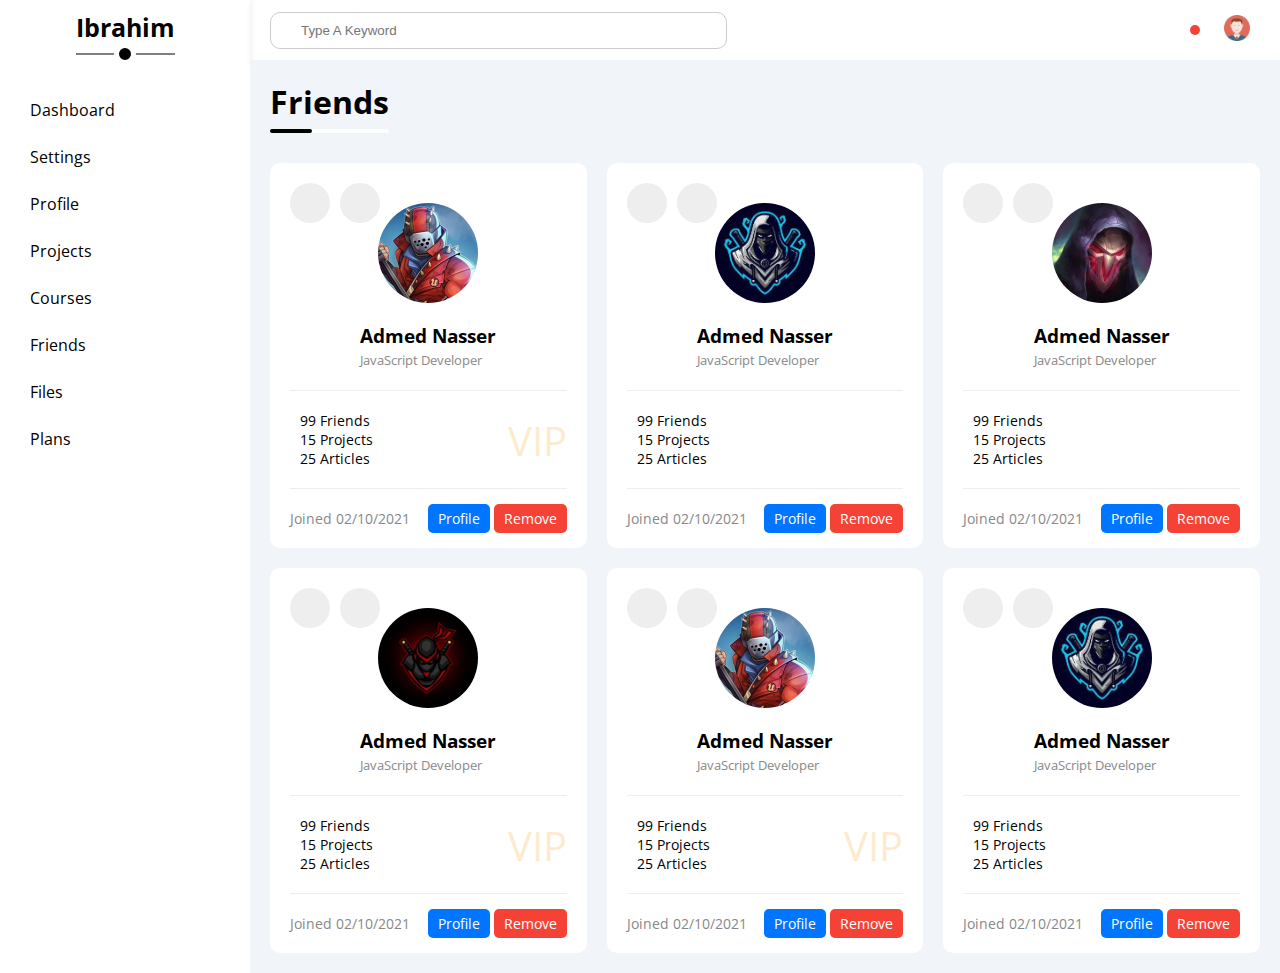
<file: pages/friends.html>
<!DOCTYPE html>
<html lang="en">

<head>
    <meta charset="UTF-8">
    <meta name="viewport" content="width=device-width, initial-scale=1.0">
    <title>Document</title>

    <!-- css -->
    <!-- <link rel="stylesheet" href="/css/shared.css"> -->
    <link rel="stylesheet" href="/css/main.css">

    <!-- icons -->
    <link rel="stylesheet" href="https://cdnjs.cloudflare.com/ajax/libs/font-awesome/6.4.2/css/all.min.css"
        integrity="sha512-z3gLpd7yknf1YoNbCzqRKc4qyor8gaKU1qmn+CShxbuBusANI9QpRohGBreCFkKxLhei6S9CQXFEbbKuqLg0DA=="
        crossorigin="anonymous" referrerpolicy="no-referrer" />

    <!-- fonts -->
    <link rel="preconnect" href="https://fonts.googleapis.com" />
    <link rel="preconnect" href="https://fonts.gstatic.com" crossorigin />
    <link href="https://fonts.googleapis.com/css2?family=Open+Sans:wght@300;500&display=swap" rel="stylesheet" />
</head>

<body>

    <div class="container">
        <div class="sidebar">
            <h3 class="logo">ibrahim</h3>
            <ul class="menu">
                <ul class="menu">
                    <li><a href="../index.html"><i class="fa-regular fa-chart-bar fa-fw"></i> <span>dashboard</span></a>
                    </li>
                    <li><a href="settings.html"><i class="fa-solid fa-gear fa-fw"></i> <span>settings</span></a>
                    </li>
                    <li><a href="profile.html"><i class="fa-solid fa-user"></i> <span>profile</span></a></li>
                    <li><a href="projects.html"><i class="fa-solid fa-diagram-project"></i>
                            <span>projects</span></a>
                    </li>
                    <li><a href="courses.html"><i class="fa-solid fa-graduation-cap"></i> <span>courses</span></a>
                    </li>
                    <li><a href="friends.html"><i class="fa-solid fa-user-group"></i> <span>friends</span></a>
                    </li>
                    <li><a href="files.html"><i class="fa-solid fa-file"></i> <span>files</span></a></li>
                    <li><a href="plans.html"><i class="fa-sharp fa-regular fa-credit-card"></i>
                            <span>plans</span></a>
                    </li>
                </ul>
            </ul>
        </div>
        <div class="content">
            <nav class="nav">
                <div class="left">
                    <div class="sidebar-button">
                        <i class="fa-solid fa-bars"></i>
                    </div>
                    <form class="search-form">
                        <input type="text" placeholder="type a keyword">
                    </form>
                </div>
                <ul class="right">
                    <li id="profile-menu" class="profile-menu">
                        <div class="image">
                            <img src="/images/avatar.png">
                        </div>
                        <ul>
                            <li><a href="#"><i class="fa-solid fa-user"></i> profile</a></li>
                            <li><a href="#"><i class="fa-solid fa-gear"></i> settings</a></li>
                            <li><a href="#"><i class="fa-solid fa-sliders"></i> activity log</a></li>
                            <li><a href="#"><i class="fa-sharp fa-solid fa-right-from-bracket"></i> logout</a></li>
                        </ul>
                    </li>
                    <li id="notification" class="notifications">
                        <i class="fa-regular fa-bell"></i>
                        <ul>
                            <li><a href="#">
                                    <div class="image">
                                        <img src="../images/avi.svg">
                                    </div>
                                    <div class="text">
                                        <span>december 12, 2019</span>
                                        <h4>a new monthly report is ready to download!</h4>
                                    </div>
                                </a>
                            </li>
                            <li><a href="#">
                                    <div class="image">
                                        <img src="../images/eps.svg">
                                    </div>
                                    <div class="text">
                                        <span>december 12, 2019</span>
                                        <h4>a new monthly report is ready to download!</h4>
                                    </div>
                                </a>
                            </li>
                            <li><a href="#">
                                    <div class="image">
                                        <img src="../images/dll.svg">
                                    </div>
                                    <div class="text">
                                        <span>december 12, 2019</span>
                                        <h4>a new monthly report is ready to download!</h4>
                                    </div>
                                </a>
                            </li>
                        </ul>
                    </li>
                </ul>
            </nav>
            <div class="page">
                <h1 class="title">friends</h1>
                <div class="friends">
                    <div class="friend">
                        <div class="contacts">
                            <a href="#"><i class="fa-solid fa-phone"></i></a>
                            <a href="#"><i class="fa-regular fa-envelope"></i></a>
                        </div>
                        <div class="header">
                            <img src="../images/friend-01.jpg">
                            <div>
                                <h3>admed nasser</h3>
                                <span>JavaScript Developer</span>
                            </div>
                        </div>
                        <div class="body">
                            <div><i class="fa-regular fa-face-smile fa-fw"></i> 99 friends</div>
                            <div><i class="fa-solid fa-code-commit fa-fw"></i> 15 projects</div>
                            <div><i class="fa-regular fa-newspaper fa-fw"></i> 25 articles</div>
                            <span>vip</span>
                        </div>
                        <div class="footer">
                            <span>Joined 02/10/2021</span>
                            <div>
                                <a href="#" class="btn btn-blue">profile</a>
                                <a href="#" class="btn btn-red">remove</a>
                            </div>
                        </div>
                    </div>
                    <div class="friend">
                        <div class="contacts">
                            <a href="#"><i class="fa-solid fa-phone"></i></a>
                            <a href="#"><i class="fa-regular fa-envelope"></i></a>
                        </div>
                        <div class="header">
                            <img src="../images/friend-02.jpg">
                            <div>
                                <h3>admed nasser</h3>
                                <span>JavaScript Developer</span>
                            </div>
                        </div>
                        <div class="body">
                            <div><i class="fa-regular fa-face-smile fa-fw"></i> 99 friends</div>
                            <div><i class="fa-solid fa-code-commit fa-fw"></i> 15 projects</div>
                            <div><i class="fa-regular fa-newspaper fa-fw"></i> 25 articles</div>
                        </div>
                        <div class="footer">
                            <span>Joined 02/10/2021</span>
                            <div>
                                <a href="#" class="btn btn-blue">profile</a>
                                <a href="#" class="btn btn-red">remove</a>
                            </div>
                        </div>
                    </div>
                    <div class="friend">
                        <div class="contacts">
                            <a href="#"><i class="fa-solid fa-phone"></i></a>
                            <a href="#"><i class="fa-regular fa-envelope"></i></a>
                        </div>
                        <div class="header">
                            <img src="../images/friend-03.jpg">
                            <div>
                                <h3>admed nasser</h3>
                                <span>JavaScript Developer</span>
                            </div>
                        </div>
                        <div class="body">
                            <div><i class="fa-regular fa-face-smile fa-fw"></i> 99 friends</div>
                            <div><i class="fa-solid fa-code-commit fa-fw"></i> 15 projects</div>
                            <div><i class="fa-regular fa-newspaper fa-fw"></i> 25 articles</div>
                        </div>
                        <div class="footer">
                            <span>Joined 02/10/2021</span>
                            <div>
                                <a href="#" class="btn btn-blue">profile</a>
                                <a href="#" class="btn btn-red">remove</a>
                            </div>
                        </div>
                    </div>
                    <div class="friend">
                        <div class="contacts">
                            <a href="#"><i class="fa-solid fa-phone"></i></a>
                            <a href="#"><i class="fa-regular fa-envelope"></i></a>
                        </div>
                        <div class="header">
                            <img src="../images/friend-04.jpg">
                            <div>
                                <h3>admed nasser</h3>
                                <span>JavaScript Developer</span>
                            </div>
                        </div>
                        <div class="body">
                            <div><i class="fa-regular fa-face-smile fa-fw"></i> 99 friends</div>
                            <div><i class="fa-solid fa-code-commit fa-fw"></i> 15 projects</div>
                            <div><i class="fa-regular fa-newspaper fa-fw"></i> 25 articles</div>
                            <span>vip</span>
                        </div>
                        <div class="footer">
                            <span>Joined 02/10/2021</span>
                            <div>
                                <a href="#" class="btn btn-blue">profile</a>
                                <a href="#" class="btn btn-red">remove</a>
                            </div>
                        </div>
                    </div>
                    <div class="friend">
                        <div class="contacts">
                            <a href="#"><i class="fa-solid fa-phone"></i></a>
                            <a href="#"><i class="fa-regular fa-envelope"></i></a>
                        </div>
                        <div class="header">
                            <img src="../images/friend-01.jpg">
                            <div>
                                <h3>admed nasser</h3>
                                <span>JavaScript Developer</span>
                            </div>
                        </div>
                        <div class="body">
                            <div><i class="fa-regular fa-face-smile fa-fw"></i> 99 friends</div>
                            <div><i class="fa-solid fa-code-commit fa-fw"></i> 15 projects</div>
                            <div><i class="fa-regular fa-newspaper fa-fw"></i> 25 articles</div>
                            <span>vip</span>
                        </div>
                        <div class="footer">
                            <span>Joined 02/10/2021</span>
                            <div>
                                <a href="#" class="btn btn-blue">profile</a>
                                <a href="#" class="btn btn-red">remove</a>
                            </div>
                        </div>
                    </div>
                    <div class="friend">
                        <div class="contacts">
                            <a href="#"><i class="fa-solid fa-phone"></i></a>
                            <a href="#"><i class="fa-regular fa-envelope"></i></a>
                        </div>
                        <div class="header">
                            <img src="../images/friend-02.jpg">
                            <div>
                                <h3>admed nasser</h3>
                                <span>JavaScript Developer</span>
                            </div>
                        </div>
                        <div class="body">
                            <div><i class="fa-regular fa-face-smile fa-fw"></i> 99 friends</div>
                            <div><i class="fa-solid fa-code-commit fa-fw"></i> 15 projects</div>
                            <div><i class="fa-regular fa-newspaper fa-fw"></i> 25 articles</div>
                        </div>
                        <div class="footer">
                            <span>Joined 02/10/2021</span>
                            <div>
                                <a href="#" class="btn btn-blue">profile</a>
                                <a href="#" class="btn btn-red">remove</a>
                            </div>
                        </div>
                    </div>
                </div>
            </div>
        </div>
    </div>
    </div>
    </div>
    </div>

</body>

<script src="https://cdnjs.cloudflare.com/ajax/libs/jquery/3.7.1/jquery.min.js"
    integrity="sha512-v2CJ7UaYy4JwqLDIrZUI/4hqeoQieOmAZNXBeQyjo21dadnwR+8ZaIJVT8EE2iyI61OV8e6M8PP2/4hpQINQ/g=="
    crossorigin="anonymous" referrerpolicy="no-referrer"></script>
<script src="/js/main.js"></script>

</html>
</file>
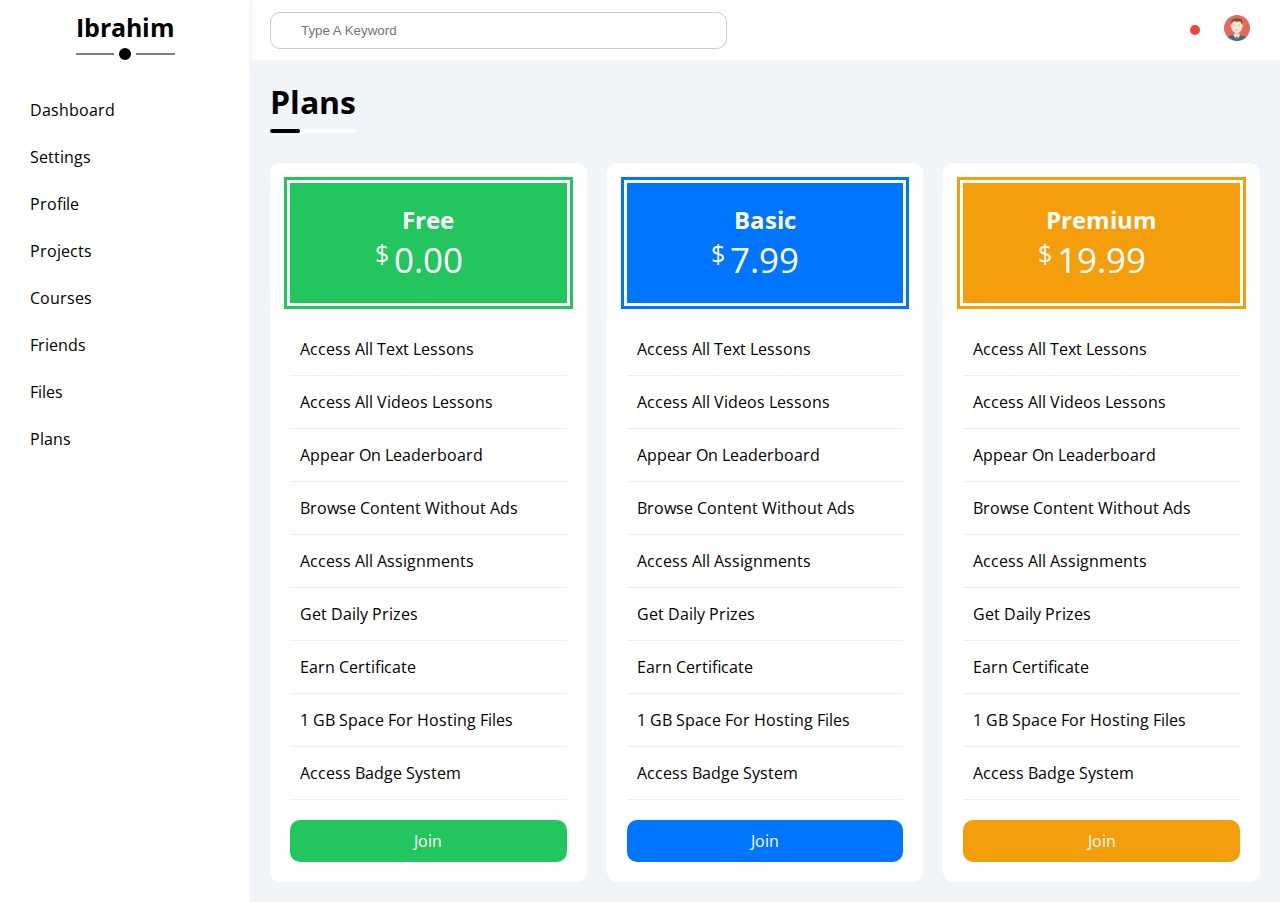
<file: pages/plans.html>
<!DOCTYPE html>
<html lang="en">

<head>
    <meta charset="UTF-8">
    <meta name="viewport" content="width=device-width, initial-scale=1.0">
    <title>Document</title>

    <!-- css -->
    <!-- <link rel="stylesheet" href="/css/shared.css"> -->
    <link rel="stylesheet" href="/css/main.css">

    <!-- icons -->
    <link rel="stylesheet" href="https://cdnjs.cloudflare.com/ajax/libs/font-awesome/6.4.2/css/all.min.css"
        integrity="sha512-z3gLpd7yknf1YoNbCzqRKc4qyor8gaKU1qmn+CShxbuBusANI9QpRohGBreCFkKxLhei6S9CQXFEbbKuqLg0DA=="
        crossorigin="anonymous" referrerpolicy="no-referrer" />

    <!-- fonts -->
    <link rel="preconnect" href="https://fonts.googleapis.com" />
    <link rel="preconnect" href="https://fonts.gstatic.com" crossorigin />
    <link href="https://fonts.googleapis.com/css2?family=Open+Sans:wght@300;500&display=swap" rel="stylesheet" />
</head>

<body>

    <div class="container">
        <div class="sidebar">
            <h3 class="logo">ibrahim</h3>
            <ul class="menu">
                <ul class="menu">
                    <li><a href="../index.html"><i class="fa-regular fa-chart-bar fa-fw"></i> <span>dashboard</span></a>
                    </li>
                    <li><a href="settings.html"><i class="fa-solid fa-gear fa-fw"></i> <span>settings</span></a>
                    </li>
                    <li><a href="profile.html"><i class="fa-solid fa-user"></i> <span>profile</span></a></li>
                    <li><a href="projects.html"><i class="fa-solid fa-diagram-project"></i>
                            <span>projects</span></a>
                    </li>
                    <li><a href="courses.html"><i class="fa-solid fa-graduation-cap"></i> <span>courses</span></a>
                    </li>
                    <li><a href="friends.html"><i class="fa-solid fa-user-group"></i> <span>friends</span></a>
                    </li>
                    <li><a href="files.html"><i class="fa-solid fa-file"></i> <span>files</span></a></li>
                    <li><a href="plans.html"><i class="fa-sharp fa-regular fa-credit-card"></i>
                            <span>plans</span></a>
                    </li>
                </ul>
            </ul>
        </div>
        <div class="content">
            <nav class="nav">
                <div class="left">
                    <div class="sidebar-button">
                        <i class="fa-solid fa-bars"></i>
                    </div>
                    <form class="search-form">
                        <input type="text" placeholder="type a keyword">
                    </form>
                </div>
                <ul class="right">
                    <li id="profile-menu" class="profile-menu">
                        <div class="image">
                            <img src="/images/avatar.png">
                        </div>
                        <ul>
                            <li><a href="#"><i class="fa-solid fa-user"></i> profile</a></li>
                            <li><a href="#"><i class="fa-solid fa-gear"></i> settings</a></li>
                            <li><a href="#"><i class="fa-solid fa-sliders"></i> activity log</a></li>
                            <li><a href="#"><i class="fa-sharp fa-solid fa-right-from-bracket"></i> logout</a></li>
                        </ul>
                    </li>
                    <li id="notification" class="notifications">
                        <i class="fa-regular fa-bell"></i>
                        <ul>
                            <li><a href="#">
                                    <div class="image">
                                        <img src="../images/avi.svg">
                                    </div>
                                    <div class="text">
                                        <span>december 12, 2019</span>
                                        <h4>a new monthly report is ready to download!</h4>
                                    </div>
                                </a>
                            </li>
                            <li><a href="#">
                                    <div class="image">
                                        <img src="../images/eps.svg">
                                    </div>
                                    <div class="text">
                                        <span>december 12, 2019</span>
                                        <h4>a new monthly report is ready to download!</h4>
                                    </div>
                                </a>
                            </li>
                            <li><a href="#">
                                    <div class="image">
                                        <img src="../images/dll.svg">
                                    </div>
                                    <div class="text">
                                        <span>december 12, 2019</span>
                                        <h4>a new monthly report is ready to download!</h4>
                                    </div>
                                </a>
                            </li>
                        </ul>
                    </li>
                </ul>
            </nav>
            <div class="page">
                <h1 class="title">plans</h1>
                <div class="plans-wrapper">
                    <div class="plan free">
                        <div class="header">
                            <h2>free</h2>
                            <div><span>$</span>0.00</div>
                        </div>
                        <ul>
                            <li>
                                <div>
                                    <i class="fa-solid fa-check fa-fw yes"></i>
                                    Access All Text Lessons
                                </div>
                                <i class="fa-solid fa-circle-info help"></i>
                            </li>
                            <li>
                                <div>
                                    <i class="fa-solid fa-check fa-fw yes"></i>
                                    Access All Videos Lessons
                                </div>
                                <i class="fa-solid fa-circle-info help"></i>
                            </li>
                            <li>
                                <div>
                                    <i class="fa-solid fa-check fa-fw yes"></i>
                                    Appear On Leaderboard
                                </div>
                                <i class="fa-solid fa-circle-info help"></i>
                            </li>
                            <li>
                                <div>
                                    <i class="fa-solid fa-xmark fa-fw no"></i>
                                    Browse Content Without Ads
                                </div>
                                <i class="fa-solid fa-circle-info help"></i>
                            </li>
                            <li>
                                <div>
                                    <i class="fa-solid fa-xmark fa-fw no"></i>
                                    Access All Assignments
                                </div>
                                <i class="fa-solid fa-circle-info help"></i>
                            </li>
                            <li>
                                <div>
                                    <i class="fa-solid fa-xmark fa-fw no"></i>
                                    Get Daily Prizes
                                </div>
                                <i class="fa-solid fa-circle-info help"></i>
                            </li>
                            <li>
                                <div>
                                    <i class="fa-solid fa-xmark fa-fw no"></i>
                                    Earn Certificate
                                </div>
                                <i class="fa-solid fa-circle-info help"></i>
                            </li>
                            <li>
                                <div>
                                    <i class="fa-solid fa-xmark fa-fw no"></i>
                                    1 GB Space For Hosting Files
                                </div>
                                <i class="fa-solid fa-circle-info help"></i>
                            </li>
                            <li>
                                <div>
                                    <i class="fa-solid fa-xmark fa-fw no"></i>
                                    Access Badge System
                                </div>
                                <i class="fa-solid fa-circle-info help"></i>
                            </li>
                        </ul>
                        <a href="#">join</a>
                    </div>
                    <div class="plan basic">
                        <div class="header">
                            <h2>basic</h2>
                            <div><span>$</span>7.99</div>
                        </div>
                        <ul>
                            <li>
                                <div>
                                    <i class="fa-solid fa-check fa-fw yes"></i>
                                    Access All Text Lessons
                                </div>
                                <i class="fa-solid fa-circle-info help"></i>
                            </li>
                            <li>
                                <div>
                                    <i class="fa-solid fa-check fa-fw yes"></i>
                                    Access All Videos Lessons
                                </div>
                                <i class="fa-solid fa-circle-info help"></i>
                            </li>
                            <li>
                                <div>
                                    <i class="fa-solid fa-check fa-fw yes"></i>
                                    Appear On Leaderboard
                                </div>
                                <i class="fa-solid fa-circle-info help"></i>
                            </li>
                            <li>
                                <div>
                                    <i class="fa-solid fa-check fa-fw yes"></i>
                                    Browse Content Without Ads
                                </div>
                                <i class="fa-solid fa-circle-info help"></i>
                            </li>
                            <li>
                                <div>
                                    <i class="fa-solid fa-check fa-fw yes"></i>
                                    Access All Assignments
                                </div>
                                <i class="fa-solid fa-circle-info help"></i>
                            </li>
                            <li>
                                <div>
                                    <i class="fa-solid fa-check fa-fw yes"></i>
                                    Get Daily Prizes
                                </div>
                                <i class="fa-solid fa-circle-info help"></i>
                            </li>
                            <li>
                                <div>
                                    <i class="fa-solid fa-check fa-fw yes"></i>
                                    Earn Certificate
                                </div>
                                <i class="fa-solid fa-circle-info help"></i>
                            </li>
                            <li>
                                <div>
                                    <i class="fa-solid fa-xmark fa-fw no"></i>
                                    1 GB Space For Hosting Files
                                </div>
                                <i class="fa-solid fa-circle-info help"></i>
                            </li>
                            <li>
                                <div>
                                    <i class="fa-solid fa-xmark fa-fw no"></i>
                                    Access Badge System
                                </div>
                                <i class="fa-solid fa-circle-info help"></i>
                            </li>
                        </ul>
                        <a href="#">join</a>
                    </div>
                    <div class="plan premium">
                        <div class="header">
                            <h2>premium</h2>
                            <div><span>$</span>19.99</div>
                        </div>
                        <ul>
                            <li>
                                <div>
                                    <i class="fa-solid fa-check fa-fw yes"></i>
                                    Access All Text Lessons
                                </div>
                                <i class="fa-solid fa-circle-info help"></i>
                            </li>
                            <li>
                                <div>
                                    <i class="fa-solid fa-check fa-fw yes"></i>
                                    Access All Videos Lessons
                                </div>
                                <i class="fa-solid fa-circle-info help"></i>
                            </li>
                            <li>
                                <div>
                                    <i class="fa-solid fa-check fa-fw yes"></i>
                                    Appear On Leaderboard
                                </div>
                                <i class="fa-solid fa-circle-info help"></i>
                            </li>
                            <li>
                                <div>
                                    <i class="fa-solid fa-check fa-fw yes"></i>
                                    Browse Content Without Ads
                                </div>
                                <i class="fa-solid fa-circle-info help"></i>
                            </li>
                            <li>
                                <div>
                                    <i class="fa-solid fa-check fa-fw yes"></i>
                                    Access All Assignments
                                </div>
                                <i class="fa-solid fa-circle-info help"></i>
                            </li>
                            <li>
                                <div>
                                    <i class="fa-solid fa-check fa-fw yes"></i>
                                    Get Daily Prizes
                                </div>
                                <i class="fa-solid fa-circle-info help"></i>
                            </li>
                            <li>
                                <div>
                                    <i class="fa-solid fa-check fa-fw yes"></i>
                                    Earn Certificate
                                </div>
                                <i class="fa-solid fa-circle-info help"></i>
                            </li>
                            <li>
                                <div>
                                    <i class="fa-solid fa-check fa-fw yes"></i>
                                    1 GB Space For Hosting Files
                                </div>
                                <i class="fa-solid fa-circle-info help"></i>
                            </li>
                            <li>
                                <div>
                                    <i class="fa-solid fa-check fa-fw yes"></i>
                                    Access Badge System
                                </div>
                                <i class="fa-solid fa-circle-info help"></i>
                            </li>
                        </ul>
                        <a href="#">join</a>
                    </div>
                </div>
            </div>
        </div>
    </div>
    </div>
    </div>
    </div>

</body>

<script src="https://cdnjs.cloudflare.com/ajax/libs/jquery/3.7.1/jquery.min.js"
    integrity="sha512-v2CJ7UaYy4JwqLDIrZUI/4hqeoQieOmAZNXBeQyjo21dadnwR+8ZaIJVT8EE2iyI61OV8e6M8PP2/4hpQINQ/g=="
    crossorigin="anonymous" referrerpolicy="no-referrer"></script>
<script src="/js/main.js"></script>

</html>
</file>
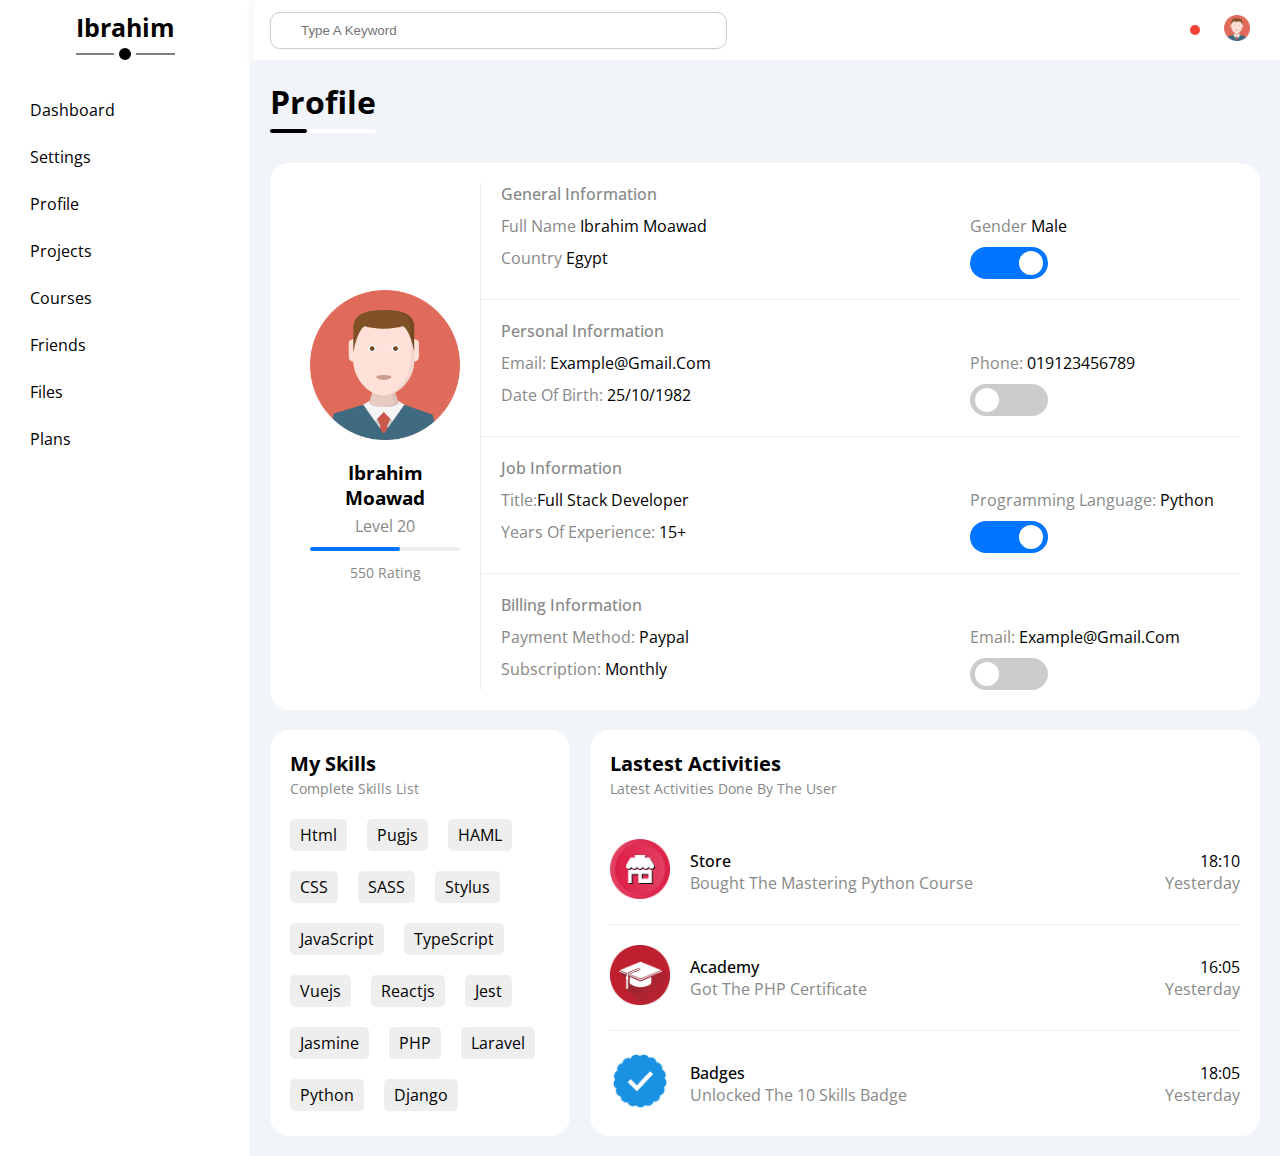
<file: pages/profile.html>
<!DOCTYPE html>
<html lang="en">

<head>
    <meta charset="UTF-8">
    <meta name="viewport" content="width=device-width, initial-scale=1.0">
    <title>Document</title>

    <!-- css -->
    <!-- <link rel="stylesheet" href="/css/shared.css"> -->
    <link rel="stylesheet" href="/css/main.css">

    <!-- icons -->
    <link rel="stylesheet" href="https://cdnjs.cloudflare.com/ajax/libs/font-awesome/6.4.2/css/all.min.css"
        integrity="sha512-z3gLpd7yknf1YoNbCzqRKc4qyor8gaKU1qmn+CShxbuBusANI9QpRohGBreCFkKxLhei6S9CQXFEbbKuqLg0DA=="
        crossorigin="anonymous" referrerpolicy="no-referrer" />

    <!-- fonts -->
    <link rel="preconnect" href="https://fonts.googleapis.com" />
    <link rel="preconnect" href="https://fonts.gstatic.com" crossorigin />
    <link href="https://fonts.googleapis.com/css2?family=Open+Sans:wght@300;500&display=swap" rel="stylesheet" />
</head>

<body>

    <div class="container">
        <div class="sidebar">
            <h3 class="logo">ibrahim</h3>
            <ul class="menu">
                <ul class="menu">
                    <li><a href="../index.html"><i class="fa-regular fa-chart-bar fa-fw"></i> <span>dashboard</span></a>
                    </li>
                    <li><a href="settings.html"><i class="fa-solid fa-gear fa-fw"></i> <span>settings</span></a>
                    </li>
                    <li><a href="profile.html"><i class="fa-solid fa-user"></i> <span>profile</span></a></li>
                    <li><a href="projects.html"><i class="fa-solid fa-diagram-project"></i>
                            <span>projects</span></a>
                    </li>
                    <li><a href="courses.html"><i class="fa-solid fa-graduation-cap"></i> <span>courses</span></a>
                    </li>
                    <li><a href="friends.html"><i class="fa-solid fa-user-group"></i> <span>friends</span></a>
                    </li>
                    <li><a href="files.html"><i class="fa-solid fa-file"></i> <span>files</span></a></li>
                    <li><a href="plans.html"><i class="fa-sharp fa-regular fa-credit-card"></i>
                            <span>plans</span></a>
                    </li>
                </ul>
            </ul>
        </div>
        <div class="content">
            <nav class="nav">
                <div class="left">
                    <div class="sidebar-button">
                        <i class="fa-solid fa-bars"></i>
                    </div>
                    <form class="search-form">
                        <input type="text" placeholder="type a keyword">
                    </form>
                </div>
                <ul class="right">
                    <li id="profile-menu" class="profile-menu">
                        <div class="image">
                            <img src="/images/avatar.png">
                        </div>
                        <ul>
                            <li><a href="#"><i class="fa-solid fa-user"></i> profile</a></li>
                            <li><a href="#"><i class="fa-solid fa-gear"></i> settings</a></li>
                            <li><a href="#"><i class="fa-solid fa-sliders"></i> activity log</a></li>
                            <li><a href="#"><i class="fa-sharp fa-solid fa-right-from-bracket"></i> logout</a></li>
                        </ul>
                    </li>
                    <li id="notification" class="notifications">
                        <i class="fa-regular fa-bell"></i>
                        <ul>
                            <li><a href="#">
                                    <div class="image">
                                        <img src="../images/avi.svg">
                                    </div>
                                    <div class="text">
                                        <span>december 12, 2019</span>
                                        <h4>a new monthly report is ready to download!</h4>
                                    </div>
                                </a>
                            </li>
                            <li><a href="#">
                                    <div class="image">
                                        <img src="../images/eps.svg">
                                    </div>
                                    <div class="text">
                                        <span>december 12, 2019</span>
                                        <h4>a new monthly report is ready to download!</h4>
                                    </div>
                                </a>
                            </li>
                            <li><a href="#">
                                    <div class="image">
                                        <img src="../images/dll.svg">
                                    </div>
                                    <div class="text">
                                        <span>december 12, 2019</span>
                                        <h4>a new monthly report is ready to download!</h4>
                                    </div>
                                </a>
                            </li>
                        </ul>
                    </li>
                </ul>
            </nav>
            <div class="page">
                <h1 class="title">profile</h1>
                <div class="card profile-info">
                    <div class="left">
                        <div class="image">
                            <img src="../images/avatar.png">
                        </div>
                        <h3>ibrahim moawad</h3>
                        <span>level 20</span>
                        <div class="bar">
                            <span style="width:60%" class="bg-blue"></span>
                        </div>
                        <div class="stars">
                            <i class="fa-solid fa-star c-orange"></i>
                            <i class="fa-solid fa-star c-orange"></i>
                            <i class="fa-solid fa-star c-orange"></i>
                            <i class="fa-solid fa-star c-orange"></i>
                            <i class="fa-solid fa-star c-orange"></i>
                        </div>
                        <span class="rating">550 rating</span>
                    </div>
                    <div class="right">
                        <div class="line">
                            <h4>general information</h4>
                            <div class="wrapper">
                                <div><span>full name</span> ibrahim moawad</div>
                                <div><span>gender</span> male</div>
                                <div><span>country</span> egypt</div>
                                <div>
                                    <label class="toggle-switch">
                                        <input type="checkbox" checked>
                                        <div class="switch"></div>
                                    </label>
                                </div>
                            </div>
                        </div>
                        <div class="line">
                            <h4>Personal Information</h4>
                            <div class="wrapper">
                                <div><span>Email:</span> example@gmail.com</div>
                                <div><span>Phone:</span> 019123456789</div>
                                <div><span>Date Of Birth:</span> 25/10/1982</div>
                                <div>
                                    <label class="toggle-switch">
                                        <input type="checkbox">
                                        <div class="switch"></div>
                                    </label>
                                </div>
                            </div>
                        </div>
                        <div class="line">
                            <h4>Job Information</h4>
                            <div class="wrapper">
                                <div><span>Title:</span>Full Stack Developer</div>
                                <div><span>Programming Language:</span> Python</div>
                                <div><span>Years Of Experience:</span> 15+</div>
                                <div>
                                    <label class="toggle-switch">
                                        <input type="checkbox" checked>
                                        <div class="switch"></div>
                                    </label>
                                </div>
                            </div>
                        </div>
                        <div class="line">
                            <h4>Billing Information</h4>
                            <div class="wrapper">
                                <div><span>Payment Method:</span> Paypal</div>
                                <div><span>Email:</span> example@gmail.com</div>
                                <div><span>Subscription:</span> Monthly</div>
                                <div>
                                    <label class="toggle-switch">
                                        <input type="checkbox">
                                        <div class="switch"></div>
                                    </label>
                                </div>
                            </div>
                        </div>
                    </div>
                </div>
                <div class="content">
                    <div class="skills">
                        <div class="title">
                            <h3>my skills</h3>
                            <span>Complete Skills List</span>
                        </div>
                        <div class="wrapper">
                            <div class="skill">
                                html
                            </div>
                            <div class="skill">
                                Pugjs
                            </div>
                            <div class="skill">
                                HAML
                            </div>
                            <div class="skill">
                                CSS
                            </div>
                            <div class="skill">
                                SASS
                            </div>
                            <div class="skill">
                                Stylus
                            </div>
                            <div class="skill">
                                JavaScript
                            </div>
                            <div class="skill">
                                TypeScript
                            </div>
                            <div class="skill">
                                Vuejs
                            </div>
                            <div class="skill">
                                Reactjs
                            </div>
                            <div class="skill">
                                Jest
                            </div>
                            <div class="skill">
                                Jasmine
                            </div>
                            <div class="skill">
                                PHP
                            </div>
                            <div class="skill">
                                Laravel
                            </div>
                            <div class="skill">
                                Python
                            </div>
                            <div class="skill">
                                Django
                            </div>
                        </div>
                    </div>
                    <div class="activities">
                        <div class="title">
                            <h3>lastest activities</h3>
                            <span>Latest Activities Done By The User</span>
                        </div>
                        <div class="wrapper">
                            <div class="activity">
                                <div class="image">
                                    <img src="../images/activity-01.png">
                                </div>
                                <div class="text">
                                    <div class="head">
                                        <h4>store</h4>
                                        <span>18:10</span>
                                    </div>
                                    <div class="body">
                                        <p>Bought The Mastering Python Course</p>
                                        <span>yesterday</span>
                                    </div>
                                </div>
                            </div>
                            <div class="activity">
                                <div class="image">
                                    <img src="../images/activity-02.png">
                                </div>
                                <div class="text">
                                    <div class="head">
                                        <h4>Academy</h4>
                                        <span>16:05</span>
                                    </div>
                                    <div class="body">
                                        <p>Got The PHP Certificate</p>
                                        <span>yesterday</span>
                                    </div>
                                </div>
                            </div>
                            <div class="activity">
                                <div class="image">
                                    <img src="../images/activity-03.png">
                                </div>
                                <div class="text">
                                    <div class="head">
                                        <h4>Badges</h4>
                                        <span>18:05</span>
                                    </div>
                                    <div class="body">
                                        <p>Unlocked The 10 Skills Badge</p>
                                        <span>yesterday</span>
                                    </div>
                                </div>
                            </div>
                        </div>
                    </div>
                </div>
            </div>
        </div>
    </div>
    </div>
    </div>
    </div>

</body>

<script src="https://cdnjs.cloudflare.com/ajax/libs/jquery/3.7.1/jquery.min.js"
    integrity="sha512-v2CJ7UaYy4JwqLDIrZUI/4hqeoQieOmAZNXBeQyjo21dadnwR+8ZaIJVT8EE2iyI61OV8e6M8PP2/4hpQINQ/g=="
    crossorigin="anonymous" referrerpolicy="no-referrer"></script>
<script src="/js/main.js"></script>

</html>
</file>
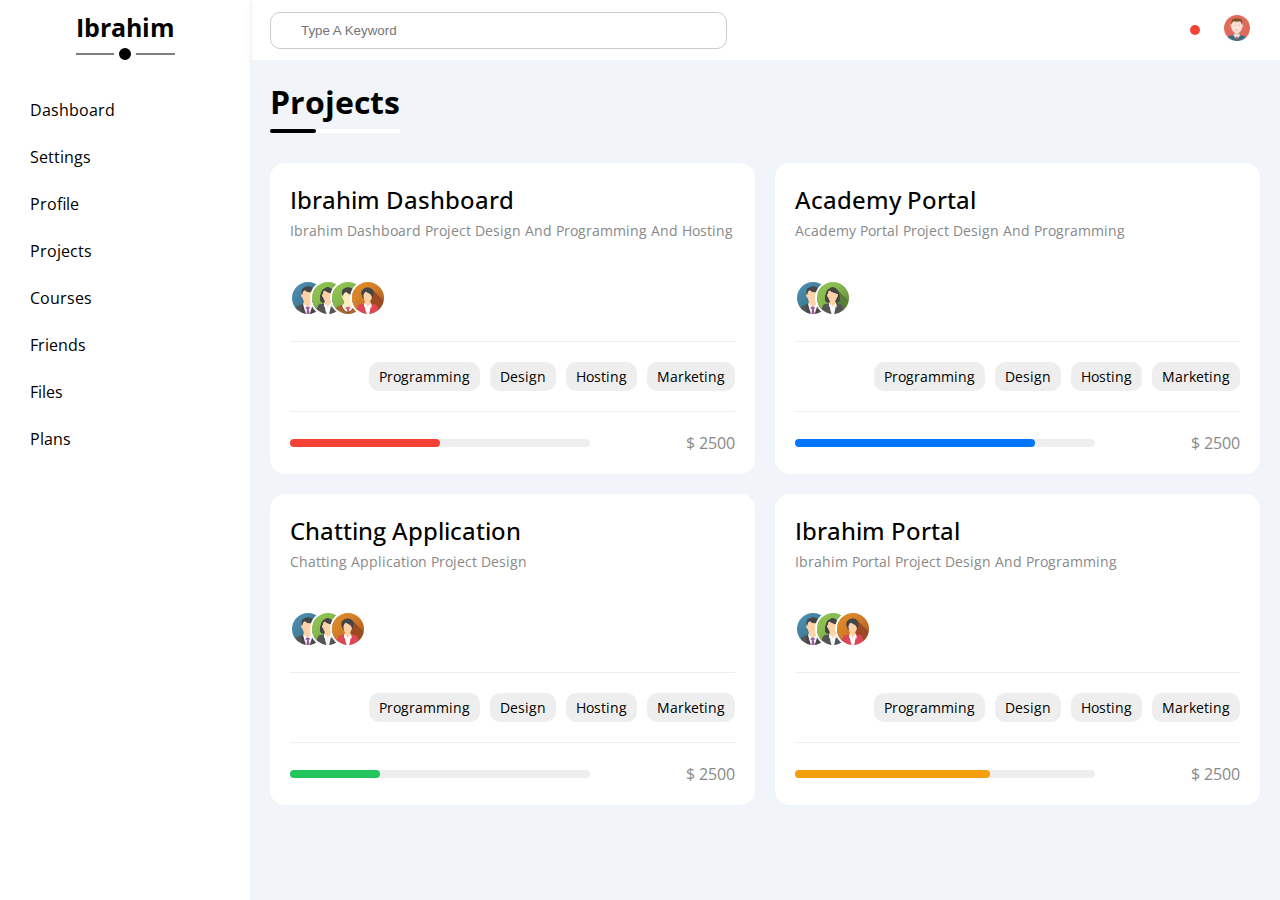
<file: pages/projects.html>
<!DOCTYPE html>
<html lang="en">

<head>
    <meta charset="UTF-8">
    <meta name="viewport" content="width=device-width, initial-scale=1.0">
    <title>Document</title>

    <!-- css -->
    <!-- <link rel="stylesheet" href="/css/shared.css"> -->
    <link rel="stylesheet" href="/css/main.css">

    <!-- icons -->
    <link rel="stylesheet" href="https://cdnjs.cloudflare.com/ajax/libs/font-awesome/6.4.2/css/all.min.css"
        integrity="sha512-z3gLpd7yknf1YoNbCzqRKc4qyor8gaKU1qmn+CShxbuBusANI9QpRohGBreCFkKxLhei6S9CQXFEbbKuqLg0DA=="
        crossorigin="anonymous" referrerpolicy="no-referrer" />

    <!-- fonts -->
    <link rel="preconnect" href="https://fonts.googleapis.com" />
    <link rel="preconnect" href="https://fonts.gstatic.com" crossorigin />
    <link href="https://fonts.googleapis.com/css2?family=Open+Sans:wght@300;500&display=swap" rel="stylesheet" />
</head>

<body>

    <div class="container">
        <div class="sidebar">
            <h3 class="logo">ibrahim</h3>
            <ul class="menu">
                <ul class="menu">
                    <li><a href="../index.html"><i class="fa-regular fa-chart-bar fa-fw"></i> <span>dashboard</span></a>
                    </li>
                    <li><a href="settings.html"><i class="fa-solid fa-gear fa-fw"></i> <span>settings</span></a>
                    </li>
                    <li><a href="profile.html"><i class="fa-solid fa-user"></i> <span>profile</span></a></li>
                    <li><a href="projects.html"><i class="fa-solid fa-diagram-project"></i>
                            <span>projects</span></a>
                    </li>
                    <li><a href="courses.html"><i class="fa-solid fa-graduation-cap"></i> <span>courses</span></a>
                    </li>
                    <li><a href="friends.html"><i class="fa-solid fa-user-group"></i> <span>friends</span></a>
                    </li>
                    <li><a href="files.html"><i class="fa-solid fa-file"></i> <span>files</span></a></li>
                    <li><a href="plans.html"><i class="fa-sharp fa-regular fa-credit-card"></i>
                            <span>plans</span></a>
                    </li>
                </ul>
            </ul>
        </div>
        <div class="content">
            <nav class="nav">
                <div class="left">
                    <div class="sidebar-button">
                        <i class="fa-solid fa-bars"></i>
                    </div>
                    <form class="search-form">
                        <input type="text" placeholder="type a keyword">
                    </form>
                </div>
                <ul class="right">
                    <li id="profile-menu" class="profile-menu">
                        <div class="image">
                            <img src="/images/avatar.png">
                        </div>
                        <ul>
                            <li><a href="#"><i class="fa-solid fa-user"></i> profile</a></li>
                            <li><a href="#"><i class="fa-solid fa-gear"></i> settings</a></li>
                            <li><a href="#"><i class="fa-solid fa-sliders"></i> activity log</a></li>
                            <li><a href="#"><i class="fa-sharp fa-solid fa-right-from-bracket"></i> logout</a></li>
                        </ul>
                    </li>
                    <li id="notification" class="notifications">
                        <i class="fa-regular fa-bell"></i>
                        <ul>
                            <li><a href="#">
                                    <div class="image">
                                        <img src="../images/avi.svg">
                                    </div>
                                    <div class="text">
                                        <span>december 12, 2019</span>
                                        <h4>a new monthly report is ready to download!</h4>
                                    </div>
                                </a>
                            </li>
                            <li><a href="#">
                                    <div class="image">
                                        <img src="../images/eps.svg">
                                    </div>
                                    <div class="text">
                                        <span>december 12, 2019</span>
                                        <h4>a new monthly report is ready to download!</h4>
                                    </div>
                                </a>
                            </li>
                            <li><a href="#">
                                    <div class="image">
                                        <img src="../images/dll.svg">
                                    </div>
                                    <div class="text">
                                        <span>december 12, 2019</span>
                                        <h4>a new monthly report is ready to download!</h4>
                                    </div>
                                </a>
                            </li>
                        </ul>
                    </li>
                </ul>
            </nav>
            <div class="page">
                <h1 class="title">Projects</h1>
                <div class="cards">
                    <div class="card project">
                        <div class="title">
                            <h3>ibrahim Dashboard</h3>
                            <span>ibrahim Dashboard Project Design And Programming And Hosting</span>
                        </div>
                        <div class="images">
                            <img src="../images/team-01.png">
                            <img src="../images/team-02.png">
                            <img src="../images/team-03.png">
                            <img src="../images/team-04.png">
                        </div>
                        <div class="skills">
                            <span class="skill">
                                programming
                            </span>
                            <span class="skill">
                                design
                            </span>
                            <span class="skill">
                                hosting
                            </span>
                            <span class="skill">
                                marketing
                            </span>
                        </div>
                        <div class="footer">
                            <div class="bar">
                                <span style="width:50%" class="bg-red"></span>
                            </div>
                            <span>$ 2500</span>
                        </div>
                    </div>
                    <div class="card project">
                        <div class="title">
                            <h3>Academy Portal</h3>
                            <span>Academy Portal Project Design And Programming</span>
                        </div>
                        <div class="images">
                            <img src="../images/team-01.png">
                            <img src="../images/team-02.png">
                        </div>
                        <div class="skills">
                            <span class="skill">
                                programming
                            </span>
                            <span class="skill">
                                design
                            </span>
                            <span class="skill">
                                hosting
                            </span>
                            <span class="skill">
                                marketing
                            </span>
                        </div>
                        <div class="footer">
                            <div class="bar">
                                <span style="width:80%" class="bg-blue"></span>
                            </div>
                            <span>$ 2500</span>
                        </div>
                    </div>
                    <div class="card project">
                        <div class="title">
                            <h3>Chatting Application</h3>
                            <span>Chatting Application Project Design</span>
                        </div>
                        <div class="images">
                            <img src="../images/team-01.png">
                            <img src="../images/team-02.png">
                            <img src="../images/team-04.png">
                        </div>
                        <div class="skills">
                            <span class="skill">
                                programming
                            </span>
                            <span class="skill">
                                design
                            </span>
                            <span class="skill">
                                hosting
                            </span>
                            <span class="skill">
                                marketing
                            </span>
                        </div>
                        <div class="footer">
                            <div class="bar bar-blue">
                                <span style="width:30%" class="bg-green"></span>
                            </div>
                            <span>$ 2500</span>
                        </div>
                    </div>
                    <div class="card project">
                        <div class="title">
                            <h3>ibrahim Portal</h3>
                            <span>ibrahim Portal Project Design And Programming</span>
                        </div>
                        <div class="images">
                            <img src="../images/team-01.png">
                            <img src="../images/team-02.png">
                            <img src="../images/team-04.png">
                        </div>
                        <div class="skills">
                            <span class="skill">
                                programming
                            </span>
                            <span class="skill">
                                design
                            </span>
                            <span class="skill">
                                hosting
                            </span>
                            <span class="skill">
                                marketing
                            </span>
                        </div>
                        <div class="footer">
                            <div class="bar">
                                <span style="width:65%" class="bg-orange"></span>
                            </div>
                            <span>$ 2500</span>
                        </div>
                    </div>
                </div>
            </div>
        </div>
    </div>
    </div>
    </div>
    </div>

</body>

<script src="https://cdnjs.cloudflare.com/ajax/libs/jquery/3.7.1/jquery.min.js"
    integrity="sha512-v2CJ7UaYy4JwqLDIrZUI/4hqeoQieOmAZNXBeQyjo21dadnwR+8ZaIJVT8EE2iyI61OV8e6M8PP2/4hpQINQ/g=="
    crossorigin="anonymous" referrerpolicy="no-referrer"></script>
<script src="/js/main.js"></script>

</html>
</file>
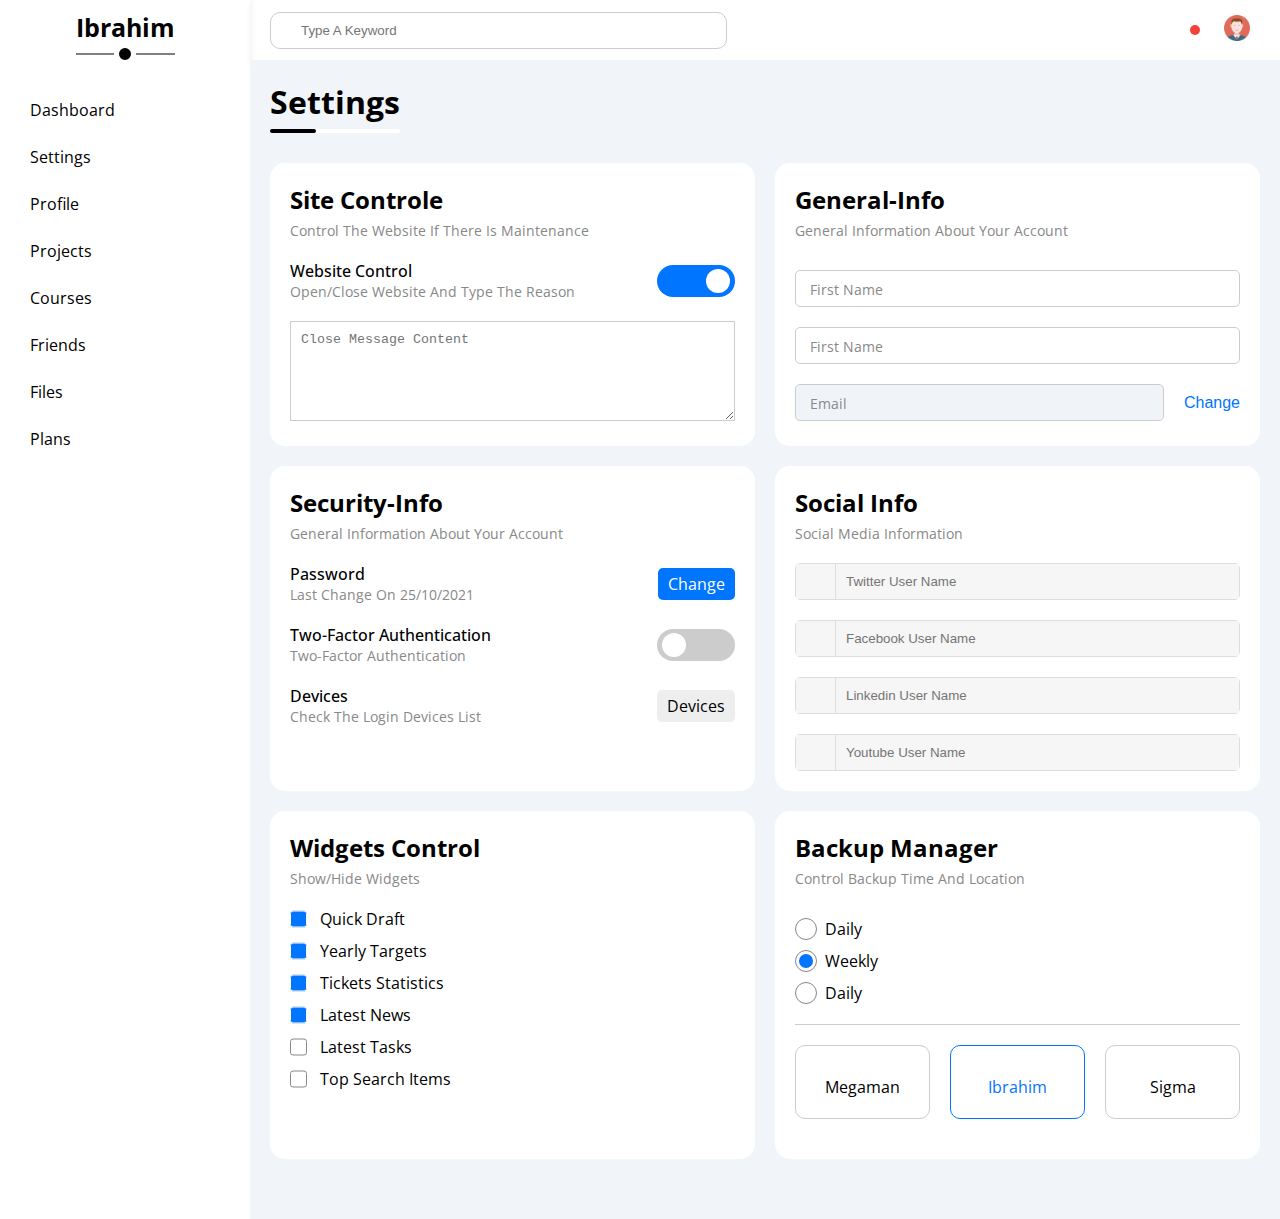
<file: pages/settings.html>
<!DOCTYPE html>
<html lang="en">

<head>
    <meta charset="UTF-8">
    <meta name="viewport" content="width=device-width, initial-scale=1.0">
    <title>Document</title>

    <!-- css -->
    <!-- <link rel="stylesheet" href="/css/shared.css"> -->
    <link rel="stylesheet" href="/css/main.css">

    <!-- icons -->
    <link rel="stylesheet" href="https://cdnjs.cloudflare.com/ajax/libs/font-awesome/6.4.2/css/all.min.css"
        integrity="sha512-z3gLpd7yknf1YoNbCzqRKc4qyor8gaKU1qmn+CShxbuBusANI9QpRohGBreCFkKxLhei6S9CQXFEbbKuqLg0DA=="
        crossorigin="anonymous" referrerpolicy="no-referrer" />

    <!-- fonts -->
    <link rel="preconnect" href="https://fonts.googleapis.com" />
    <link rel="preconnect" href="https://fonts.gstatic.com" crossorigin />
    <link href="https://fonts.googleapis.com/css2?family=Open+Sans:wght@300;500&display=swap" rel="stylesheet" />
</head>

<body>

    <div class="container">
        <div class="sidebar">
            <h3 class="logo">ibrahim</h3>
            <ul class="menu">
                <li><a href="../index.html"><i class="fa-regular fa-chart-bar fa-fw"></i> <span>dashboard</span></a>
                </li>
                <li><a href="settings.html"><i class="fa-solid fa-gear fa-fw"></i> <span>settings</span></a></li>
                <li><a href="profile.html"><i class="fa-solid fa-user"></i> <span>profile</span></a></li>
                <li><a href="projects.html"><i class="fa-solid fa-diagram-project"></i> <span>projects</span></a>
                </li>
                <li><a href="courses.html"><i class="fa-solid fa-graduation-cap"></i> <span>courses</span></a>
                </li>
                <li><a href="friends.html"><i class="fa-solid fa-user-group"></i> <span>friends</span></a></li>
                <li><a href="files.html"><i class="fa-solid fa-file"></i> <span>files</span></a></li>
                <li><a href="plans.html"><i class="fa-sharp fa-regular fa-credit-card"></i> <span>plans</span></a>
                </li>
            </ul>
        </div>
        <div class="content">
            <nav class="nav">
                <div class="left">
                    <div class="sidebar-button">
                        <i class="fa-solid fa-bars"></i>
                    </div>
                    <form class="search-form">
                        <input type="text" placeholder="type a keyword">
                    </form>
                </div>
                <ul class="right">
                    <li id="profile-menu" class="profile-menu">
                        <div class="image">
                            <img src="/images/avatar.png">
                        </div>
                        <ul>
                            <li><a href="#"><i class="fa-solid fa-user"></i> profile</a></li>
                            <li><a href="#"><i class="fa-solid fa-gear"></i> settings</a></li>
                            <li><a href="#"><i class="fa-solid fa-sliders"></i> activity log</a></li>
                            <li><a href="#"><i class="fa-sharp fa-solid fa-right-from-bracket"></i> logout</a></li>
                        </ul>
                    </li>
                    <li id="notification" class="notifications">
                        <i class="fa-regular fa-bell"></i>
                        <ul>
                            <li><a href="#">
                                    <div class="image">
                                        <img src="../images/avi.svg">
                                    </div>
                                    <div class="text">
                                        <span>december 12, 2019</span>
                                        <h4>a new monthly report is ready to download!</h4>
                                    </div>
                                </a>
                            </li>
                            <li><a href="#">
                                    <div class="image">
                                        <img src="../images/eps.svg">
                                    </div>
                                    <div class="text">
                                        <span>december 12, 2019</span>
                                        <h4>a new monthly report is ready to download!</h4>
                                    </div>
                                </a>
                            </li>
                            <li><a href="#">
                                    <div class="image">
                                        <img src="../images/dll.svg">
                                    </div>
                                    <div class="text">
                                        <span>december 12, 2019</span>
                                        <h4>a new monthly report is ready to download!</h4>
                                    </div>
                                </a>
                            </li>
                        </ul>
                    </li>
                </ul>
            </nav>
            <div class="page">
                <h1 class="title">settings</h1>
                <div class="cards">
                    <div class="card site-control">
                        <div class="title">
                            <h3>site controle</h3>
                            <span>Control The Website If There Is Maintenance</span>
                        </div>
                        <div class="wrapper">
                            <div class="text">
                                <h4>website control</h4>
                                <p>Open/Close Website And Type The Reason</p>
                            </div>
                            <label class="toggle-switch">
                                <input type="checkbox" checked>
                                <div class="switch"></div>
                            </label>
                        </div>
                        <textarea placeholder="close message content"></textarea>
                    </div>
                    <div class="card general-info">
                        <div class="title">
                            <h3>general-info</h3>
                            <span>General Information About Your Account</span>
                        </div>
                        <form>
                            <label>
                                <input type="text">
                                <span>first name</span>
                            </label>
                            <label>
                                <input type="text">
                                <span>first name</span>
                            </label>
                            <div class="wrapper">
                                <label>
                                    <input type="text" disabled>
                                    <span>email</span>
                                </label>
                                <button type="submit">change</button>
                            </div>
                        </form>
                    </div>
                    <div class="card security-info">
                        <div class="title">
                            <h3>security-info</h3>
                            <span>General Information About Your Account</span>
                        </div>
                        <div class="info">
                            <div class="text">
                                <h4>Password</h4>
                                <p>Last Change On 25/10/2021</p>
                            </div>
                            <a href="#" class="btn btn-blue">change</a>
                        </div>
                        <div class="info">
                            <div class="text">
                                <h4>Two-Factor Authentication</h4>
                                <p>Two-Factor Authentication</p>
                            </div>
                            <label class="toggle-switch">
                                <input type="checkbox">
                                <div class="switch"></div>
                            </label>
                        </div>
                        <div class="info">
                            <div class="text">
                                <h4>Devices</h4>
                                <p>Check The Login Devices List</p>
                            </div>
                            <a href="#" class="btn bg-eee">Devices</a>
                        </div>
                    </div>
                    <div class="card social-info">
                        <div class="title">
                            <h3>Social Info</h3>
                            <span>Social Media Information</span>
                        </div>
                        <form>
                            <div class="wrapper">
                                <div class="icon">
                                    <i class="fa-brands fa-twitter center-flex c-grey"></i>
                                </div>
                                <input type="text" placeholder="twitter user name">
                            </div>
                            <div class="wrapper">
                                <div class="icon">
                                    <i class="fa-brands fa-facebook-f center-flex c-grey"></i>
                                </div>
                                <input type="text" placeholder="facebook user name">
                            </div>
                            <div class="wrapper">
                                <div class="icon">
                                    <i class="fa-brands fa-linkedin center-flex c-grey"></i>
                                </div>
                                <input type="text" placeholder="linkedin user name">
                            </div>
                            <div class="wrapper">
                                <div class="icon">
                                    <i class="fa-brands fa-youtube center-flex c-grey"></i>
                                </div>
                                <input type="text" placeholder="youtube user name">
                            </div>
                        </form>
                    </div>
                    <div class="card widgets-control">
                        <div class="title">
                            <h3>widgets control</h3>
                            <span>Show/Hide Widgets</span>
                        </div>
                        <form>
                            <div class="widget">
                                <input id="box1" type="checkbox" checked>
                                <label for="box1">Quick Draft</label>
                            </div>
                            <div class="widget">
                                <input id="box2" type="checkbox" checked>
                                <label for="box2">Yearly Targets</label>
                            </div>
                            <div class="widget">
                                <input id="box3" type="checkbox" checked>
                                <label for="box3">Tickets Statistics</label>
                            </div>
                            <div class="widget">
                                <input id="box4" type="checkbox" checked>
                                <label for="box4">Latest News</label>
                            </div>
                            <div class="widget">
                                <input id="box5" type="checkbox">
                                <label for="box5">Latest Tasks</label>
                            </div>
                            <div class="widget">
                                <input id="box6" type="checkbox">
                                <label for="box6">Top Search Items</label>
                            </div>
                        </form>
                    </div>
                    <div class="card backup-manager">
                        <div class="title">
                            <h3>Backup Manager</h3>
                            <span>Control Backup Time And Location</span>
                        </div>
                        <form>
                            <div class="wrapper">
                                <input id="dialy" name="interval" type="radio">
                                <label for="dialy">daily</label>
                            </div>
                            <div class="wrapper">
                                <input id="weekly" name="interval" type="radio" checked>
                                <label for="weekly">weekly</label>
                            </div>
                            <div class="wrapper">
                                <input id="monthly" name="interval" type="radio">
                                <label for="monthly">daily</label>
                            </div>
                            <div class="servers">
                                <input id="megaman" type="radio" name="server">
                                <label for="megaman">
                                    <i class="fa-solid fa-server d-block mb-10"></i>
                                    Megaman
                                </label>
                                <input id="ibrahim" type="radio" name="server" checked>
                                <label for="ibrahim">
                                    <i class="fa-solid fa-server d-block mb-10"></i>
                                    ibrahim
                                </label>
                                <input id="sigma" type="radio" name="server">
                                <label for="sigma">
                                    <i class="fa-solid fa-server d-block mb-10"></i>
                                    sigma
                                </label>
                            </div>
                        </form>
                    </div>
                </div>
            </div>
        </div>
    </div>
</body>

<script src="https://cdnjs.cloudflare.com/ajax/libs/jquery/3.7.1/jquery.min.js"
    integrity="sha512-v2CJ7UaYy4JwqLDIrZUI/4hqeoQieOmAZNXBeQyjo21dadnwR+8ZaIJVT8EE2iyI61OV8e6M8PP2/4hpQINQ/g=="
    crossorigin="anonymous" referrerpolicy="no-referrer"></script>
<script src="/js/main.js"></script>

</html>
</file>
<file: css/main.css>
* {
    padding: 0;
    margin: 0;
    box-sizing: border-box;
}

:root {
    --blue-color: #0075ff;
    --blue-alt-color: #0d69d5;
    --orange-color: #f59e0b;
    --green-color: #22c55e;
    --red-color: #f44336;
    --grey-color: #888;
    --hover-color: #f6f6f6;
    --background-color: #eee;
    --border-color: #ccc;
    --page-color: #f1f5f9;
    --font-awesome: "font awesome 6 free";
    --duration: 600ms;
}

.c-red {
    color: var(--red-color);
}

.c-green {
    color: var(--green-color);
}

.c-blue {
    color: var(--blue-color);
}

.c-orange {
    color: var(--orange-color);
}

.bg-red {
    background-color: var(--red-color);
}

.bg-green {
    background-color: var(--green-color);
}

.bg-blue {
    background-color: var(--blue-color);
}

.bg-orange {
    background-color: var(--orange-color);
}

.bg-eee {
    background-color: #eee;
}

body {
    font-family: "Open Sans", sans-serif;
    text-transform: capitalize;
}

ul {
    padding: 0;
    list-style-type: none;
}

a {
    text-decoration: none;
    color: inherit;
}

img {
    width: 100%;
    height: 100%;
}

input::placeholder,
textarea::placeholder {
    text-transform: capitalize;
}

input:focus,
textarea:focus {
    outline: 0;
}

input:focus::placeholder,
textarea:focus::placeholder {
    opacity: 0;
}

input[disabled] {
    cursor: not-allowed;
    background-color: #f0f4f8;
}

.hide-affect,
.show-affect {
    transform: scale(0);
    animation-duration: var(--duration);
    animation-fill-mode: forwards;
}

.show-affect {
    animation-name: show-affect;
}

.hide-affect {
    animation-name: hide-affect;
}

@keyframes show-affect {

    from {
        transform: scale(0);
    }

    to {
        transform: scale(1);
    }
}

@keyframes hide-affect {
    from {
        transform: scale(1);
    }

    to {
        transform: scale(0);
    }
}

.btn {
    padding: 5px 10px;
    border-radius: 5px;
    cursor: pointer;
    caret-color: transparent;
    transition: background-color var(--duration);
}

.btn-blue {
    color: white;
    background-color: var(--blue-color);
}

.btn-red {
    color: white;
    background-color: var(--red-color);
}

.btn-blue:hover {
    background-color: var(--blue-alt-color);
}

body::-webkit-scrollbar {
    width: 15px;
}

body::-webkit-scrollbar-thumb {
    background-color: var(--blue-color);
}

body::-webkit-scrollbar-thumb:hover {
    background-color: var(--blue-alt-color);
}


.bar {
    position: relative;
    width: 100%;
    height: 4px;
    border-radius: 10px;
    background-color: #eee;
}

.bar span:not(.info) {
    width: 100%;
    height: 100%;
    position: absolute;
    top: 0;
    left: 0;
    z-index: 1;
    border-radius: 10px;
}

.bar span.bg-blue:not(.info) {
    background-color: var(--blue-color);
}

.bar span.bg-red:not(.info) {
    background-color: var(--red-color);
}

.bar span.bg-orange:not(.info) {
    background-color: var(--orange-color);
}

.bar span.bg-green:not(.info) {
    background-color: var(--green-color);
}

.bar .info {
    position: absolute;
    top: 0;
    padding: 5px;
    border-radius: 8px;
    transform: translate(-50%, calc(-100% - 10px));
    z-index: 2;
    font-size: 14px;
}

.bar .info::before {
    content: "";
    border: 5px solid;
    border-color: transparent;
    position: absolute;
    bottom: 0;
    left: 50%;
    transform: translate(-50%, calc(100% + 1px));
    z-index: 3;
}


.container {
    display: flex;
}

.container>.content {
    flex-grow: 1;
    width: calc(100% - 280px);
}


.sidebar {
    box-shadow: 2px 0px 5px rgba(0, 0, 0, 0.05);
    min-height: 100vh;
    min-width: 250px;
    padding: 10px;
    transition: width var(--duration);
}

.logo {
    padding-bottom: 10px;
    width: fit-content;
    margin: auto;
    margin-bottom: 35px;
    position: relative;
    font-size: 25px;
    z-index: 1;
    caret-color: transparent;
}

.logo::before {
    content: "";
    width: 100%;
    height: 1px;
    background-color: black;
    position: absolute;
    bottom: 0;
    left: 0;
    z-index: 1;
    transform: translatey(50%);
}

.logo::after {
    content: "";
    padding: 6px;
    border: 5px solid white;
    border-radius: 50%;
    background-color: black;
    position: absolute;
    bottom: 0;
    left: 50%;
    z-index: 2;
    transform: translate(-50%, 50%);
}

.sidebar .menu li a {
    color: black;
    padding: 10px;
    position: relative;
    z-index: 1;
    margin-top: 5px;
    cursor: pointer;
    display: block;
    caret-color: transparent;
}

.sidebar .menu li a::after {
    content: "";
    width: 100%;
    height: 100%;
    background-Color: var(--hover-color);
    position: absolute;
    top: 0;
    left: 0;
    z-index: -1;
    transform-origin: right center;
    transform: rotatey(90deg);
    transition: transform var(--duration);
}

.sidebar .menu li a:hover::after {
    transform: rotatey(0deg);
    transform-origin: left center;
}

.sidebar .menu li i {
    width: 20px;
}

.sidebar .menu li span {
    margin-left: 10px;
}


@media (max-width: 992px) {
    .sidebar .logo {
        font-size: 14px;
        padding: 10px 0;
        margin: 0;
    }

    .sidebar .logo::before,
    .sidebar .logo::after {
        display: none;
    }

    .sidebar {
        min-width: fit-content;
        text-align: center;
    }

    .sidebar .menu li a span {
        display: none;
        opacity: 0;
        width: fit-content;
        height: 100%;
        padding: 10px 20px;
        border-radius: 5px;
        height: 100%;
        background-color: white;
        position: absolute;
        right: 0;
        top: 0;
        transform: translateX(calc(100% + 20px));
        z-index: 1000;
        box-shadow: 0px 0px 10px rgba(0, 0, 0, 0.1);
    }

    .sidebar .menu li a:hover span {
        display: block;
        animation-name: show-sidebar-description;
        animation-duration: var(--duration);
        animation-fill-mode: forwards;
    }

    @keyframes show-sidebar-description {
        to {
            opacity: 1;
        }
    }
}

@media (max-width: 420px) {
    .sidebar {
        display: none;
    }
}

/* nav start */

.nav {
    display: flex;
    justify-content: space-between;
    align-items: center;
    padding: 10px 20px;
    box-shadow: 0 5px 5px rgba(0, 0, 0, 0.05);
}

.nav .left {
    flex-grow: 1;
    display: flex;
    justify-content: space-between;
    align-items: center;
    gap: 10px;
}

.nav .right {
    display: flex;
    flex-direction: row-reverse;
    align-items: center;
    caret-color: transparent;
    gap: 10px;
}

.nav .right>li {
    cursor: pointer;
    height: 40px;
    padding: 0 10px;
    display: flex;
    align-items: center;
    transition: background-color var(--duration);
}

.nav .right>li:hover {
    background-color: var(--hover-color);
}

.nav .right>li i {
    font-size: 20px;
}

.nav .sidebar-button {
    display: none;
    font-size: 20px;
    cursor: pointer;
    padding: 0 10px;
}

.nav .sidebar-button:hover {
    background-color: var(--hover-color);
}


.nav .profile-menu {
    position: relative;
}

.nav .profile-menu .image {
    width: 26px;
    border-radius: 50%;
}

.nav .notifications {
    position: relative;
}

.nav .notifications i {
    position: relative;
}

.nav .notifications i::after {
    content: "";
    padding: 5px;
    background-color: var(--red-color);
    border-radius: 5px;
    position: absolute;
    top: 0;
    right: 0;
    transform: translate(60%, -50%);
}

.nav .profile-menu ul,
.nav .notifications ul {
    width: 400px;
    background-color: white;
    box-shadow: 0px 2px 10px rgba(0, 0, 0, 0.1);
    position: absolute;
    top: calc(100% + 20px);
    right: 0;
    color: var(--grey-color);
    z-index: 50;
    transform: scale(0);
}

.nav .notifications ul a {
    display: flex;
    align-items: center;
    padding: 15px;
    transition: background-color var(--duration);
}

.nav .notifications ul a:hover,
.nav .right .profile-menu ul a:hover {
    background-color: var(--hover-color);
}

.nav .notifications ul a .image {
    width: 50px;
    margin-right: 20px;
}

.nav .notifications ul .text span {
    font-size: 14px;
    color: var(--grey-color);
}

.nav .notifications ul .text h4 {
    margin-top: 8px;
}

.nav .search-form {
    position: relative;
    width: 100%;
}

.nav .search-form a {
    display: none;
}

.nav .search-form input {
    border: 1px solid var(--border-color);
    border-radius: 10px;
    padding: 10px 10px 10px 30px;
    width: 50%;
    transition: width var(--duration);
}

.nav .search-form input:focus {
    width: 80%;
}

.nav .search-form::before {
    content: "\f002";
    font-family: var(--font-awesome);
    font-weight: 900;
    color: var(--grey-color);
    position: absolute;
    top: 50%;
    left: 8px;
    transform: translatey(-50%);
}

.nav .profile-menu ul li a {
    padding: 10px 15px;
}

.nav .profile-menu ul i {
    margin-right: 10px;
    width: 20px;
}

.nav .right .profile-menu ul a {
    display: inline-block;
    width: 100%;
    transition: background-color var(--duration);
}



@media(max-width: 992px) {
    .nav .sidebar-button {
        display: block;
    }
}

@media (max-width: 600px) {

    .nav {
        position: relative;
    }

    .nav .profile-menu ul,
    .nav .notifications ul {
        width: calc(100% - 20px);
        right: 10px;
        top: calc(100% + 10px);
    }

    .nav .profile-menu,
    .nav .notifications {
        position: static;
    }
}


@media (max-width: 500px) {
    .nav .search-form input:focus {
        width: 160px;
    }

    .nav .search-form {
        display: none;
    }


}

/* nav end */

/* page start */

.page {
    background-color: var(--page-color);
    min-height: calc(100vh - 60px);
    padding: 20px;
}

.page>.title {
    width: fit-content;
    position: relative;
    caret-color: transparent;
}

.page>.title::before,
.page>.title::after {
    content: "";
    position: absolute;
    bottom: -10px;
    left: 0;
    border-radius: 2px;
}

.page .title::before {
    width: 100%;
    height: 4px;
    background-color: white;
}

.page>.title::after {
    width: 35%;
    height: 4px;
    background-color: black;
}

.page .cards {
    display: grid;
    grid-template-columns: repeat(auto-fill, minmax(450px, 1fr));
    gap: 20px;
    margin: 40px 0;
}

@media (max-width: 580px) {
    .page .cards {
        grid-template-columns: repeat(auto-fill, minmax(300px, 1fr));
    }
}

.page .cards .card {
    border-radius: 15px;
    overflow: hidden;
    background-color: white;
}

.page .cards .card .title h3 {
    font-size: 24px;
}

.page .cards .card .title span {
    display: block;
    color: var(--grey-color);
    margin-top: 5px;
}

.page .cards .welcome .header {
    padding: 20px;
    background-color: var(--background-color);
    display: flex;
    justify-content: space-between;
    position: relative;
}

.page .cards .welcome .header .image {
    width: 200px;
}

.page .cards .welcome .header>img {
    width: 80px;
    height: 80px;
    padding: 5px;
    background-color: white;
    border-radius: 50%;
    position: absolute;
    left: 20px;
    bottom: 0;
    transform: translatey(50%);
}

.page .cards .welcome .body {
    padding: 20px;
}

.page .cards .welcome .body ul {
    display: flex;
    justify-content: space-around;
    gap: 20px;
    margin-top: 40px;
    padding: 20px 0;
    border-top: 1px solid var(--background-color);
    border-bottom: 1px solid var(--background-color);
    text-align: center;
}

.page .cards .welcome .body ul li {
    font-size: 16px;
}

.page .cards .welcome .body ul li span {
    display: block;
    color: var(--grey-color);
    font-size: 14px;
    margin-top: 5px;
}

.page .cards .welcome .footer {
    padding: 0px 20px 20px;
    display: flex;
    justify-content: end;
}

@media (max-width: 580px) {
    .page .cards .welcome .body ul {
        flex-direction: column;
    }

    .page .cards .welcome .header .image {
        display: none;
    }

    .page .cards .welcome .header>img {
        left: 50%;
        transform: translate(-50%, 50%);
    }
}

.page .cards .draft {
    background-color: white;
    padding: 20px;
}

.page .cards .draft h3 {
    font-size: 24px;
}

.page .cards .draft span {
    color: var(--grey-color);
    margin-top: 5px;
    display: block;
}

.page .cards .draft form {
    margin: 20px 0;
}

.page .cards .draft form input,
.page .cards .draft form textarea {
    margin: 20px 0;
    display: block;
    width: 100%;
    border: 0;
    background-color: var(--background-color);
    padding: 10px;
    border-radius: 6px;
}

.page .cards .draft form textarea {
    height: 140px;
}

.page .cards .draft .wrapper {
    display: flex;
    justify-content: end;
}

.page .cards .targets {
    padding: 20px;
}

.page .cards .targets ul li {
    display: flex;
    align-items: center;
    gap: 15px;
    margin: 20px 0;
}

.page .cards .targets ul .icon-wrapper {
    width: 80px;
    height: 80px;
    display: flex;
    justify-content: center;
    align-items: center;
    font-size: 25px;
}

.page .cards .targets ul .money .icon-wrapper {
    color: var(--blue-color);
    background-color: rgb(0 117 255 / 20%);
}

.page .cards .targets ul .projects .icon-wrapper {
    color: var(--orange-color);
    background-color: rgb(245 158 11 / 20%);
}

.page .cards .targets ul .teams .icon-wrapper {
    color: var(--green-color);
    background-color: rgb(34 197 94 / 20%);
}

.page .cards .targets ul .content {
    flex-grow: 1;
}

.page .cards .targets ul .content>h5 {
    font-weight: 400;
}

.page .cards .targets ul .content>span {
    font-weight: 600;
    margin: 6px 0;
    display: block;
}



.page .cards .targets ul .money .content h5 {
    color: var(--grey-color);
}

.page .cards .targets ul .money .content .bar span:not(.info),
.page .cards .targets ul .money .content .bar .info {

    background-color: var(--blue-color);
}

.page .cards .targets ul .money .content .bar .info::before {
    border-top-color: var(--blue-color);
}

.page .cards .targets ul .money .content .bar {
    background-color: rgb(0 117 255 / 20%);
}

.page .cards .targets ul .money .content .bar .info {
    color: white;
}

.page .cards .targets ul .projects .content .bar span:not(.info),
.page .cards .targets ul .projects .content .bar .info {

    background-color: var(--orange-color);
}

.page .cards .targets ul .projects .content .bar .info::before {
    border-top-color: var(--orange-color);
}

.page .cards .targets ul .projects .content .bar {
    background-color: rgb(245 158 11 / 20%);
}

.page .cards .targets ul .projects .content .bar .info {
    color: white;
}

.page .cards .targets ul .teams .content .bar span:not(.info),
.page .cards .targets ul .teams .content .bar .info {

    background-color: var(--green-color);
}

.page .cards .targets ul .teams .content .bar .info::before {
    border-top-color: var(--green-color);
}

.page .cards .targets ul .teams .content .bar {
    background-color: rgb(34 197 94 / 20%);
}

.page .cards .targets ul .teams .content .bar .info {
    color: white;
}

.page .cards .statistics {
    padding: 20px;
}

.page .cards .statistics .wrapper {
    display: grid;
    grid-template-columns: 1fr 1fr;
    gap: 20px;
    margin-top: 20px;
}

@media (max-width: 580px) {
    .page .cards .statistics .wrapper {
        grid-template-columns: 1fr;
    }
}

.page .cards .statistics .wrapper .statistic {
    display: flex;
    flex-direction: column;
    justify-content: center;
    align-items: center;
    padding: 20px;
    border: 1px solid var(--border-color);
    border-radius: 10px;
}

.page .cards .statistics .wrapper .statistic span {
    margin-top: 2px;
    font-size: 14px;
    color: var(--grey-color);
}

.page .cards .statistics .wrapper .statistic i {
    margin-bottom: 10px;
}

.page .cards .statistics .wrapper .statistic h3 {
    font-size: 26px;
}

.page .cards .news {
    padding: 20px;
}

.page .cards .news .content .wrapper {
    display: flex;
    gap: 20px;
    margin-top: 20px;
}

.page .cards .news .content .wrapper .image {
    flex-basis: 100px;
    border-radius: 6px;
    overflow: hidden;
    flex-shrink: 0;
}

.page .cards .news .content .wrapper .text {
    flex-grow: 1;
    display: flex;
    justify-content: space-between;
    align-items: center;
    gap: 20px;
}

.page .cards .news .content .wrapper .text .left {
    flex-grow: 1;
}

.page .cards .news .content .wrapper .text .left h3 {
    font-size: 16px;
}

.page .cards .news .content .wrapper .text .left p {
    color: var(--grey-color);
    font-size: 13px;
    margin-top: 4px;
}

.page .cards .news .content .wrapper .right span {
    background-color: var(--background-color);
    padding: 5px 10px;
    border-radius: 8px;
    font-size: 13px;
    text-wrap: nowrap;
}

@media (max-width: 580px) {
    .page .cards .news .content .wrapper {
        flex-direction: column;
    }

    .page .cards .news .content .wrapper .text {
        flex-direction: column;
        text-align: center;
    }
}

.page .cards .tasks {
    padding: 20px;
}

.page .cards .tasks .task {
    padding: 20px 0;
    display: flex;
    align-items: center;
    justify-content: space-between;
}

.page .cards .tasks .task:not(:first-child) {
    border-top: 1px solid #eee;
}

.page .cards .tasks .task p {
    font-size: 14px;
    color: var(--grey-color);
}

.page .cards .tasks .task a {
    transition: color var(--duration);
}

.page .cards .tasks .task a:hover:not(.deleted) {
    color: var(--red-color);
}

.page .cards .tasks .deleted {
    opacity: 30%;
    text-decoration: line-through;
    /* pointer-events: none; */

}

.page .cards .tasks .deleted a {
    cursor: not-allowed;
}

.page .cards .search-items {
    padding: 20px;
}

.page .cards .search-items .content .head {
    color: var(--grey-color);
}

.page .cards .search-items .content .head,
.page .cards .search-items .content .body .item {
    display: flex;
    justify-content: space-between;
    align-items: center;
    padding: 10px 0;
}

.page .cards .uploads .title {
    margin-bottom: 20px;
}

.page .cards .search-items .content .body .item .count,
.page .cards .uploads .content .upload .body>span {
    display: block;
    padding: 5px 10px;
    background-color: #eee;
    border-radius: 5px;
    font-size: 14px;
}

.page .cards .uploads {
    padding: 20px;
}

.page .cards .uploads .content .upload,
.page .cards .uploads .content .upload .body {
    display: flex;
    align-items: center;
    gap: 20px;
    flex-grow: 1;
}

.page .cards .uploads .content .upload {
    padding: 10px 0;
}

.page .cards .uploads .content .upload:not(:first-child) {
    border-top: 1px solid #eee;
}

.page .cards .uploads .content .upload .image {
    width: 50px;
}

.page .cards .uploads .content .upload .body .text {
    flex-grow: 1;
}

.page .cards .uploads .content .upload .body .text h4 {
    font-weight: 500;
    text-transform: none;
}

.page .cards .uploads .content .upload .body .text p {
    color: var(--grey-color);
}

.page .cards .project-progress {
    padding: 20px;
    position: relative;
    z-index: 1;
}

.page .cards .project-progress .content {
    margin-top: 20px;
}

.page .cards .project-progress .image {
    width: 160px;
    position: absolute;
    bottom: 20px;
    right: 20px;
    z-index: -1;
    opacity: .1;
}

@media (max-width: 500px) {
    .page .cards .project-progress .image {
        display: none;
    }
}

.page .cards .project-progress .content ul {
    position: relative;
}

.page .cards .project-progress .content ul:before {
    content: "";
    width: 2px;
    height: 100%;
    background-color: var(--blue-color);
    position: absolute;
    top: 0px;
    left: 10px;
}

.page .cards .project-progress .content li {
    margin-top: 30px;
    margin-left: 40px;
    margin-right: 20px;
    position: relative;
    z-index: 1;
}

.page .cards .project-progress .content li::before {
    content: "";
    padding: 10px;
    border-radius: 50%;
    background-color: white;
    outline: 1px solid var(--blue-color);
    border: 2px solid white;
    position: absolute;
    right: calc(100% + 30px);
    top: 50%;
    transform: translate(50%, -50%);
    z-index: 2;
}

.page .cards .project-progress .content li:last-child::after,
.page .cards .project-progress .content li:first-child::after {
    content: "";
    width: 2px;
    height: 50%;
    background-color: white;
    position: absolute;
    right: calc(100% + 30px);
    transform: translatex(100%);
    z-index: 1;
}

.page .cards .project-progress .content li:first-child::after {
    top: 0;
}

.page .cards .project-progress .content li:last-child::after {
    bottom: 0;
}

.page .cards .project-progress .content li.done::before {
    background-color: var(--blue-color);
}

.page .cards .project-progress .content li.processing::before {
    animation-name: processing-animation;
    animation-duration: var(--duration);
    animation-direction: alternate;
    animation-iteration-count: infinite;
    animation-timing-function: ease-in-out;
}

@keyframes processing-animation {
    to {
        background-color: var(--blue-color);
    }
}

.page .cards .reminders {
    padding: 20px;
}

.page .cards .content {
    margin-top: 20px;
}

.page .cards .content .reminder {
    display: flex;
    align-items: center;
    gap: 20px;
    margin-top: 20px;
}

.page .cards .content .reminder>span {
    padding: 8px;
    border-radius: 50%;
}

.page .cards .content .reminder .text {
    padding-left: 20px;
}

.page .cards .content .reminder .text h4 {
    font-size: 15px;
}

.page .cards .content .reminder .text span {
    font-size: 14px;
    margin-top: 5px;
    display: block;
    color: var(--grey-color);
}

.page .cards .content .reminder.blue>span {
    background-color: var(--blue-color);
}

.page .cards .content .reminder.blue .text {
    border-left: 2px solid var(--blue-color);
}

.page .cards .content .reminder.green>span {
    background-color: var(--green-color);
}

.page .cards .content .reminder.green .text {
    border-left: 2px solid var(--green-color);
}

.page .cards .content .reminder.orange>span {
    background-color: var(--orange-color);
}

.page .cards .content .reminder.orange .text {
    border-left: 2px solid var(--orange-color);
}

.page .cards .content .reminder.orange>span {
    background-color: var(--orange-color);
}

.page .cards .content .reminder.orange .text {
    border-left: 2px solid var(--orange-color);
}

.page .cards .content .reminder.red>span {
    background-color: var(--red-color);
}

.page .cards .content .reminder.red .text {
    border-left: 2px solid var(--red-color);
}

.page .cards .post {
    padding: 20px;
}

.page .cards .post .header {
    display: flex;
    align-items: center;
    gap: 20px;
    margin-top: 20px;
}

.page .cards .post .header .image {
    width: 60px;
}

.page .cards .post .header .text span {
    font-size: 14px;
    color: var(--grey-color);
}

.page .cards .post .body {
    padding: 20px 0;
    margin: 15px 0;
    border-top: 1px solid #eee;
    border-bottom: 1px solid #eee;
    line-height: 1.8;
}

.page .cards .post .footer {
    color: var(--grey-color);
    display: flex;
    justify-content: space-between;
}

.page .cards .post .footer .love,
.page .cards .post .footer .comment {
    cursor: pointer;
    caret-color: transparent;
    transition: color var(--duration);
}

.page .cards .post .footer .love:hover,
.page .cards .post .footer .comment:hover {
    color: #464646;
}

.page .cards .social {
    padding: 20px;
}

.page .cards .social .content>div {
    display: flex;
    margin-top: 15px;
}

.page .cards .social .icon {
    color: white;
    font-size: 30px;
    padding: 5px 10px;
    width: 60px;
    display: flex;
    justify-content: center;
    align-items: center;
    flex-shrink: 0;
}

.page .cards .social .text {
    display: flex;
    justify-content: space-between;
    align-items: center;
    padding: 10px;
    flex-grow: 1;
}

.page .cards .social .text h4 {
    font-weight: 500;
}

.page .cards .social .text a {
    color: white;
    font-size: 14px;
    transition: transform var(--duration);
}

.page .cards .social .text a:hover {
    transform: rotate(-8deg);
}

.page .cards .social .twitter .text h4 {
    color: #1da1f2;
}

.page .cards .social .twitter .text {
    background-color: rgb(29 161 242 / 20%);
}

.page .cards .social .twitter .text a,
.page .cards .social .twitter .icon {
    background-color: #1da1f2;
}

.page .cards .social .facebook .text h4 {
    color: #1877f2;
}

.page .cards .social .facebook .text {
    background-color: rgb(24 119 242 / 20%);
}

.page .cards .social .facebook .text a,
.page .cards .social .facebook .icon {
    background-color: #1877f2;
}

.page .cards .social .youtube .text h4 {
    color: #ff0000;
}

.page .cards .social .youtube .text {
    background-color: rgb(255 0 0 / 20%);
}

.page .cards .social .youtube .text a,
.page .cards .social .youtube .icon {
    background-color: #ff0000;
}

.page .cards .social .linkedin .text h4 {
    color: #0077b5;
}

.page .cards .social .linkedin .text {
    background-color: rgb(0 119 181 / 20%);
}

.page .cards .social .linkedin .text a,
.page .cards .social .linkedin .icon {
    background-color: #0077b5;
}

.page>.projects {
    padding: 20px;
    background-color: white;
    border-radius: 20px;
}

.page .projects .projects-wrapper {
    overflow: auto;
}

.page .projects .title {
    font-size: 20px;
    margin-bottom: 20px;
}

.page .projects table {
    width: 100%;
    border-spacing: 0;
    text-wrap: nowrap;
    border-right: 1px solid #eee;
}

.page .projects table th {
    text-align: start;
    padding: 20px;
    background-color: #eee;
}

.page .projects table td {
    padding: 20px;
    border-left: 1px solid #eee;
    border-bottom: 1px solid #eee;
    transition: background-color var(--duration);
}

.page .projects table img {
    border-radius: 50%;
    border: 2px solid white;
    width: 36px;
}

.page .projects table img:not(:first-child) {
    margin-left: -20px;
}

.page .projects table tr:hover td {
    background-color: #faf7f7;
}

.status {
    padding: 5px 10px;
    border-radius: 6px;
    pointer-events: none;
    caret-color: transparent;
    font-size: 12px;
}

.status-green {
    background-color: var(--green-color);
    color: white;
}

.status-orange {
    background-color: var(--orange-color);
    color: white;
}

.status-blue {
    background-color: var(--blue-color);
    color: white;
}

.status-red {
    background-color: var(--red-color);
    color: white;
}

.page .site-control {
    padding: 20px;
}

.page .site-control .wrapper {
    display: flex;
    justify-content: space-between;
    align-items: center;
    gap: 20px;
    margin: 20px 0;
}

.page .site-control .wrapper .text h4 {
    font-weight: 500;
}

.page .site-control .wrapper .text p {
    color: var(--grey-color);
    font-size: 14px;
}

.page .site-control>textarea {
    width: 100%;
    min-height: 100px;
    padding: 10px;
    border-color: #ccc;
}

.toggle-switch input {
    display: none;
}

.switch {
    width: 78px;
    height: 32px;
    border-radius: 20px;
    background-color: #ccc;
    position: relative;
    transition: background-color var(--duration);
    cursor: pointer;
    caret-color: transparent;
}

.switch::before {
    content: "\f00d";
    font-weight: 900;
    font-family: var(--font-awesome);
    color: #aaa;
    background-color: white;
    width: 24px;
    height: 24px;
    border-radius: 50%;
    position: absolute;
    top: 4px;
    left: 5px;
    display: flex;
    justify-content: center;
    align-items: center;
    transition: left, transform, color, var(--duration);
}

.toggle-switch input:checked+.switch {
    background-color: var(--blue-color);
}

.toggle-switch input:checked+.switch::before {
    content: "\f00c";
    left: calc(100% - 5px);
    transform: translatex(-100%);
    color: var(--blue-color);
}

.page .cards .general-info {
    padding: 20px;
}

.page .cards .general-info form {
    display: flex;
    flex-direction: column;
    gap: 20px;
    margin-top: 30px;
}

.page .cards .general-info form label {
    position: relative;
    z-index: 1;
}

.page .cards .general-info form label input {
    width: 100%;
    padding: 10px;
    border: 1px solid #ccc;
    border-radius: 5px;
}

.page .cards .general-info form label span {
    position: absolute;
    color: var(--grey-color);
    font-size: 14px;
    top: 50%;
    left: 10px;
    transform: translatey(-50%);
    background-color: white;
    padding: 0 5px;
    transition: top, left, font-size, var(--duration);
}

.page .cards .general-info form label [disabled]+span {
    cursor: not-allowed;
    background-color: transparent;
}

.page .cards .general-info form label input:focus+span,
.page .cards .general-info form label.active span {
    top: 0;
    left: 5px;
    font-size: 12px;
}

.page .cards .general-info form .wrapper {
    display: flex;
    align-items: center;
    gap: 20px;
}

.page .cards .general-info form .wrapper label {
    flex-grow: 1;
}

.page .cards .general-info form .wrapper button {
    background-color: transparent;
    border: 0;
    font-size: 16px;
    text-transform: inherit;
    cursor: pointer;
    color: var(--blue-color);
    transition: color var(--duration);
}

.page .cards .general-info form .wrapper button:hover {
    color: var(--blue-alt-color);
}

.page .cards .security-info {
    padding: 20px;
}

.page .cards .security-info .info {
    margin-top: 20px;
    display: flex;
    align-items: center;
}

.page .cards .security-info .text {
    flex-grow: 1;
}

.page .cards .security-info .text h4 {
    font-weight: 500;
}

.page .cards .security-info .text p {
    color: var(--grey-color);
    font-size: 14px;
}

.page .cards .social-info {
    padding: 20px;
}

.page .cards .social-info .wrapper {
    display: flex;
    border: 1px solid #ddd;
    border-radius: 5px;
    margin-top: 20px;
}

.page .cards .social-info .wrapper .icon {
    width: 40px;
    background-color: #f6f6f6;
    display: flex;
    justify-content: center;
    align-items: center;
    color: var(--grey-color);
    border-right: 1px solid #ddd;
    transition: color var(--duration);
}

.page .cards .social-info .wrapper input {
    flex-grow: 1;
    border: 0;
    padding: 10px;
    background-color: #f6f6f6;
}

.page .cards .social-info .wrapper:focus-within .icon {
    color: black;
}

.page .widgets-control {
    padding: 20px;
}

.page .widgets-control form {
    margin-top: 20px;
}

.page .widgets-control form .widget {
    margin-top: 10px;
}

.page .widgets-control form .widget label {
    margin-left: 30px;
    position: relative;
    caret-color: transparent;
    cursor: pointer;
}

.page .widgets-control form .widget input[type="checkbox"] {
    display: none;
}

.page .widgets-control form .widget label::before,
.page .widgets-control form .widget label::after {
    width: 15px;
    height: 15px;
    border-radius: 3px;
    position: absolute;
    top: 50%;
    left: -30px;
    transform: translateY(-50%);
    border: 1px solid
}

.page .widgets-control form .widget label::before {
    content: "";
    border-color: var(--grey-color);
}

.page .widgets-control form .widget label::after {
    content: "\f00c";
    font-weight: 900;
    font-family: var(--font-awesome);
    background-color: var(--blue-color);
    border-color: white;
    color: white;
    font-size: 11px;
    display: flex;
    justify-content: center;
    align-items: center;
    transform: translateY(-50%) scale(0) rotate(360deg);
    transition: transform var(--duration);
}

.page .widgets-control form .widget input[type="checkbox"]:checked+label::after {
    transform: translateY(-50%) scale(1) rotate(0);
}

.page .backup-manager {
    padding: 20px;
}

.page .backup-manager form {
    padding: 20px 0;
}

.page .backup-manager form>.wrapper {
    margin-top: 10px;
}

.page .backup-manager form input[type="radio"] {
    display: none;
}

.page .backup-manager form>.wrapper label {
    margin-left: 30px;
    position: relative;
    cursor: pointer;
    caret-color: transparent;
}

.page .backup-manager form .wrapper label::before,
.page .backup-manager form .wrapper label::after {
    content: "";
    border-radius: 50%;
    position: absolute;
    top: 50%;
    transform: translatey(-50%);
    display: block;
}

.page .backup-manager form .wrapper label::before {
    padding: 10px;
    border: 1px solid var(--grey-color);
    left: -30px;
}

.page .backup-manager form .wrapper label::after {
    padding: 7px;
    background-color: var(--blue-color);
    left: -26.2px;
    transform: translateY(-50%) scale(0);
    transition: transform var(--duration);
}

.page .backup-manager form .wrapper input:checked+label::after {
    transform: translateY(-50%) scale(1);
}

.page .backup-manager form .servers {
    margin-top: 20px;
    padding-top: 20px;
    border-top: 1px solid #ccc;
    display: flex;
    gap: 20px;
    /* flex-wrap: wrap; */
}

.page .backup-manager form .servers label {
    flex-grow: 1;
    width: 150px;
    display: flex;
    justify-content: center;
    align-items: center;
    flex-direction: column;
    gap: 10px;
    border: 1px solid #ccc;
    padding: 20px;
    border-radius: 10px;
    caret-color: transparent;
    transition: color, background-color, var(--duration);
    cursor: pointer;
}

.page .backup-manager form .servers input:checked+label {
    color: var(--blue-color);
    border-color: var(--blue-color);
}

@media(max-width: 700px) {
    .page .backup-manager form .servers {
        flex-direction: column;
    }

    .page .backup-manager form .servers label {
        width: 100%;
    }
}

.page .profile-info {
    width: 100%;
    padding: 20px;
    display: flex;
    align-items: center;
    background-color: white;
    border-radius: 20px;
    margin-top: 40px;
}

.page .profile-info span {
    color: var(--grey-color);
}

.page .profile-info .left {
    padding: 20px;
    text-align: center;
}

.page .profile-info .left h3 {
    margin-top: 15px;
    margin-bottom: 5px;
}

.page .profile-info .left .stars {
    margin: 5px 0;
}

.page .profile-info .left .rating {
    font-size: 14px;
}

.page .profile-info .left .image {
    width: 150px;
}

.page .profile-info .bar {
    margin: 10px 0;
}

.page .profile-info .right .line {
    border-left: 1px solid #eee;
}


.page .profile-info .right .line:not(:last-child) {
    border-bottom: 1px solid #eee;
}

.page .profile-info .right .line:not(:first-child):not(:last-child) {
    padding: 20px;
}

.page .profile-info .right .line:first-child {
    padding: 20px;
    padding-top: 0;
}

.page .profile-info .right .line:last-child {
    padding: 20px;
    padding-bottom: 0px;
}

.page .profile-info .right .line h4 {
    color: var(--grey-color);
    font-weight: 500;
    margin-bottom: 10px;
}

.page .profile-info .right .line .wrapper {
    display: flex;
    justify-content: space-between;
    flex-wrap: wrap;
    gap: 10px 40px;
}

.page .profile-info .right .line .wrapper>* {
    min-width: 250px;
    flex-shrink: 0;
}

@media (max-width: 900px) {
    .page .profile-info {
        flex-direction: column;
        text-align: center;
    }

    .page .profile-info .right .line .wrapper {
        align-items: center;
        justify-content: center;
    }

    .page .profile-info .right .line .wrapper>* {
        width: 100%;
    }

    .page .profile-info .right .line .wrapper label {
        display: flex;
        justify-content: center;
        align-items: center;
    }

    .page .profile-info .right .line {
        border-left: 0;
        width: 100%;
    }
}

.page .title h3 {
    font-size: 20px;
}

.page .title span {
    font-size: 14px;
    color: var(--grey-color);
}

.page>.content {
    display: flex;
    gap: 20px;
    margin-top: 20px;
}

.page>.content .skills {
    width: 300px;
    padding: 20px;
    background-color: white;
    border-radius: 20px;
    margin-top: 20px 20px 20px 0;
}

.page>.content .skills .wrapper {
    display: flex;
    flex-wrap: wrap;
    gap: 20px;
    margin-top: 20px;
}


.page>.content .skills .skill {
    background-color: #eee;
    padding: 5px 10px;
    border-radius: 5px;
}

.page>.content .activities {
    flex-grow: 1;
    padding: 20px;
    background-color: white;
    padding: 20px;
    border-radius: 20px;
}

.page .activity {
    padding: 20px 0;
    display: flex;
    gap: 20px;
    align-items: center;
}

.page .activity:first-child {
    margin-top: 20px;
}

.page .activity:last-child {
    padding-bottom: 0px;
}

.page .activity:not(:first-child) {
    border-top: 1px solid #eee;
}

.page .activity .image {
    width: 60px;
}

.page .activity .text {
    flex-grow: 1;
}

.page .activity .text>div {
    display: flex;
    justify-content: space-between;
}

.page .activity .text .head h4 {
    font-weight: 500;
}

.page .activity .text .body {
    color: var(--grey-color);
}

@media (max-width: 900px) {
    .page>.content {
        flex-direction: column;
    }

    .page .content .skills {
        width: 100%;
    }
}

.page .project {
    padding: 20px;
}

.page .project .title h3 {
    font-weight: 500;
    font-size: 16px;
}

.page .project .images {
    margin-top: 20px;
    padding: 20px;
}

.page .project .images img {
    width: 36px;
    border-radius: 50%;
    border: 2px solid white;
    margin-left: -20px;
}

.page .project .skills {
    padding: 20px 0;
    border-top: 1px solid #eee;
    border-bottom: 1px solid #eee;
    display: flex;
    justify-content: end;
    flex-wrap: wrap;
    gap: 10px;
}

.page .project .skills .skill {
    padding: 5px 10px;
    background-color: #eee;
    border-radius: 10px;
    display: block;
    font-size: 14px;
}

.page .project .footer {
    display: flex;
    justify-content: space-between;
    align-items: center;
    gap: 20px;
    margin-top: 20px;
}

.page .project .footer span {
    color: var(--grey-color);
    width: fit-content;
    display: block;
    text-wrap: nowrap;
}

.page .project .footer .bar {
    width: 300px;
    height: 8px;
}

.page .courses {
    display: grid;
    grid-template-columns: repeat(auto-fill, minmax(300px, 1fr));
    gap: 20px;
}

.page .courses .course {
    position: relative;
    border-radius: 10px;
    overflow: hidden;
    margin-top: 40px;
    box-shadow: 0 2px 10px rgb(0 0 0 /10%);
    background-color: white;
}

.page .courses .course .image {
    width: 60px;
    height: 60px;
    border-radius: 50%;
    position: absolute;
    top: 20px;
    left: 20px;
    overflow: hidden;
    border: 2px solid white;
}

.page .courses .course .body {
    padding: 20px;
    border-bottom: 1px solid #eee;
    position: relative;
}

.page .courses .course .body h3 {
    font-size: 16px;
}

.page .courses .course .body p {
    font-size: 16px;
    margin: 10px 0;
    color: var(--grey-color);
    line-height: 1.5;
}

.page .courses .course .body>span {
    position: absolute;
    display: block;
    padding: 5px 10px;
    background-color: var(--blue-color);
    border-radius: 5px;
    color: white;
    left: 50%;
    bottom: 0;
    transform: translate(-50%, 50%);
    font-size: 12px;
}

.page .courses .course .footer {
    padding: 20px;
    display: flex;
    justify-content: space-between;
    color: var(--grey-color);
}

.page .friends {
    margin-top: 40px;
    display: grid;
    grid-template-columns: repeat(auto-fill, minmax(300px, 1fr));
    gap: 20px;
}

.page .friends .friend {
    padding: 20px;
    background-color: white;
    position: relative;
    border-radius: 10px;
}

.page .friends .friend .contacts {
    position: absolute;
    top: 20px;
    left: 20px;
    display: flex;
    gap: 10px;
}

.page .friends .friend .contacts a {
    width: 40px;
    height: 40px;
    display: block;
    color: #666;
    background-color: #eee;
    border-radius: 50%;
    font-size: 13px;
    transition: background-color, color, var(--duration);
    display: flex;
    justify-content: center;
    align-items: center;
}

.page .friends .friend .contacts a:hover {
    background-color: var(--blue-color);
    color: white;
}

.page .friends .friend .header {
    padding: 20px;
    display: flex;
    justify-content: center;
    align-items: center;
    flex-direction: column;
    gap: 20px;
}

.page .friends .friend .header img {
    width: 100px;
    border-radius: 50%;
}

.page .friends .friend .header h4 {
    font-size: 16px;
}

.page .friends .friend .header span {
    color: var(--grey-color);
    font-size: 13px;
}

.page .friends .friend .body {
    padding: 20px 0;
    font-size: 14px;
    position: relative;
    border-top: 1px solid #eee;
    border-bottom: 1px solid #eee;
}

.page .friends .friend .body i {
    margin-right: 10px;
}

.page .friends .friend .body>span {
    position: absolute;
    color: var(--orange-color);
    top: 50%;
    right: 0;
    font-size: 40px;
    transform: translatey(-50%);
    opacity: .2;
    text-transform: uppercase;

}

.page .friends .friend .footer {
    padding-top: 20px;
    display: flex;
    justify-content: space-between;
    font-size: 14px;
    color: var(--grey-color);
}

.page .file-wrapper {
    display: grid;
    grid-template-columns: 1fr 280px;
    margin-top: 40px;
    gap: 40px;
    align-items: start;
}

.page .file-wrapper .files {
    display: grid;
    grid-template-columns: repeat(auto-fill, minmax(200px, 1fr));
    gap: 20px;
}

.page .file-wrapper .files .file {
    padding: 20px;
    border-radius: 10px;
    background-color: white;
    position: relative;
}

.page .file-wrapper .files .file>i {
    position: absolute;
    top: 10px;
    left: 10px;
    color: var(--grey-color);
}

.page .file-wrapper .files .file .header {
    padding: 10px;
}

.page .file-wrapper .files .file .header .image {
    width: 80px;
    margin: auto;
}

.page .file-wrapper .files .file .header h4 {
    font-weight: 400;
    width: fit-content;
    margin: auto;
    margin-top: 10px;
    font-size: 16px;
}

.page .file-wrapper .files .file .body {
    color: var(--grey-color);
    margin-bottom: 10px;
    font-size: 13px;
}

.page .file-wrapper .files .file .footer {
    display: flex;
    justify-content: space-between;
    color: var(--grey-color);
    font-size: 13px;
    border-top: 1px solid #eee;
    padding-top: 10px;
}

.page .file-wrapper .file-statistics {
    padding: 20px;
    background-color: white;
    border-radius: 10px;
}

.page .file-wrapper .file-statistics h3 {
    font-size: 25px;
    margin-bottom: 20px;
}

.page .file-wrapper .file-statistics .statistic {
    padding: 10px;
    display: flex;
    align-items: center;
    gap: 10px;
    border: 1px solid #eee;
    margin-top: 10px;
}

.page .file-wrapper .file-statistics .statistic .icon {
    width: 40px;
    height: 40px;
    display: flex;
    justify-content: center;
    align-items: center;
    font-size: 14px;
}

.page .file-wrapper .file-statistics .statistic .text {
    display: flex;
    justify-content: space-between;
    align-items: center;
    flex-grow: 1;
}

.page .file-wrapper .file-statistics .statistic .text span {
    font-size: 13px;
}

.page .file-wrapper .file-statistics .statistic .text div h5 {
    font-weight: 500;
    margin-bottom: 2px;
}

.page .file-wrapper .file-statistics .statistic .text span {
    color: var(--grey-color);
}


.page .file-wrapper .file-statistics .pdf .icon {
    color: var(--blue-color);
    background-color: rgb(0 117 255 / 20%);
}

.page .file-wrapper .file-statistics .images .icon {
    color: var(--green-color);
    background-color: rgb(34 197 94 / 20%);
}

.page .file-wrapper .file-statistics .word .icon {
    color: var(--red-color);
    background-color: rgb(244 67 54 / 20%);
}

.page .file-wrapper .file-statistics .csv .icon {
    color: var(--orange-color);
    background-color: rgb(245 158 11 / 20%);
}

.page .file-wrapper .file-statistics a {
    display: block;
    width: fit-content;
    margin: 20px auto 0;
    font-size: 14px;
}

.page .file-wrapper .file-statistics a i {
    font-size: 12px;
    margin-right: 5px;
}

.page .file-wrapper .file-statistics a:hover i {
    animation-name: arrow-up-down-animation;
    animation-duration: var(--duration);
    animation-iteration-count: infinite;
    animation-direction: alternate;
}

@keyframes arrow-up-down-animation {

    0% {
        transform: translateY(3px);
    }

    100% {
        transform: translateY(-3px);
    }
}

@media (max-width: 700px) {
    .page .file-wrapper {
        grid-template-columns: 1fr;
    }

    .page .file-wrapper .file-statistics {
        order: -1;
    }
}

.page .plans-wrapper {
    display: grid;
    grid-template-columns: repeat(auto-fill, minmax(300px, 1fr));
    gap: 20px;
    margin-top: 40px;
}

.page .plans-wrapper .plan {
    padding: 20px;
    background-color: white;
    border-radius: 10px;
}

.page .plans-wrapper .plan .header {
    padding: 20px;
    color: white;
    text-align: center;
    outline: 3px solid;
    outline-offset: 3px;
}

.page .plans-wrapper .plan .header div {
    font-size: 35px;
    position: relative;
    width: fit-content;
    margin: auto;
}

.page .plans-wrapper .plan .header div span {
    position: absolute;
    top: 100;
    right: calc(100% + 5px);
    font-size: 25px;
}

.page .plans-wrapper .plan ul li {
    display: flex;
    justify-content: space-between;
    align-items: center;
    padding: 15px 0;
    border-bottom: 1px solid #eee;
}

.page .plans-wrapper .plan>a {
    color: white;
    padding: 10px 20px;
    border-radius: 10px;
    margin-top: 20px;
    display: block;
    text-align: center;
    transition: transform var(--duration);
}

.page .plans-wrapper .plan>a:hover {
    transform: rotate(2deg);
}

.page .plans-wrapper .plan ul li div i {
    margin-right: 10px;
}

.page .plans-wrapper .plan ul li .yes {
    color: var(--green-color);
}

.page .plans-wrapper .plan ul li .no {
    color: var(--red-color);
}

.page .plans-wrapper .plan ul li .help {
    color: var(--grey-color);
    cursor: pointer;
}

.page .plans-wrapper .free .header {
    background-color: var(--green-color);
    outline-color: var(--green-color);
    margin-bottom: 20px;
}

.page .plans-wrapper .free>a {
    background-color: var(--green-color);
}

.page .plans-wrapper .basic .header {
    background-color: var(--blue-color);
    outline-color: var(--blue-color);
    margin-bottom: 20px;
}

.page .plans-wrapper .basic>a {
    background-color: var(--blue-color);
}

.page .plans-wrapper .premium .header {
    background-color: var(--orange-color);
    outline-color: var(--orange-color);
    margin-bottom: 20px;
}

.page .plans-wrapper .premium>a {
    background-color: var(--orange-color);
}
</file>
